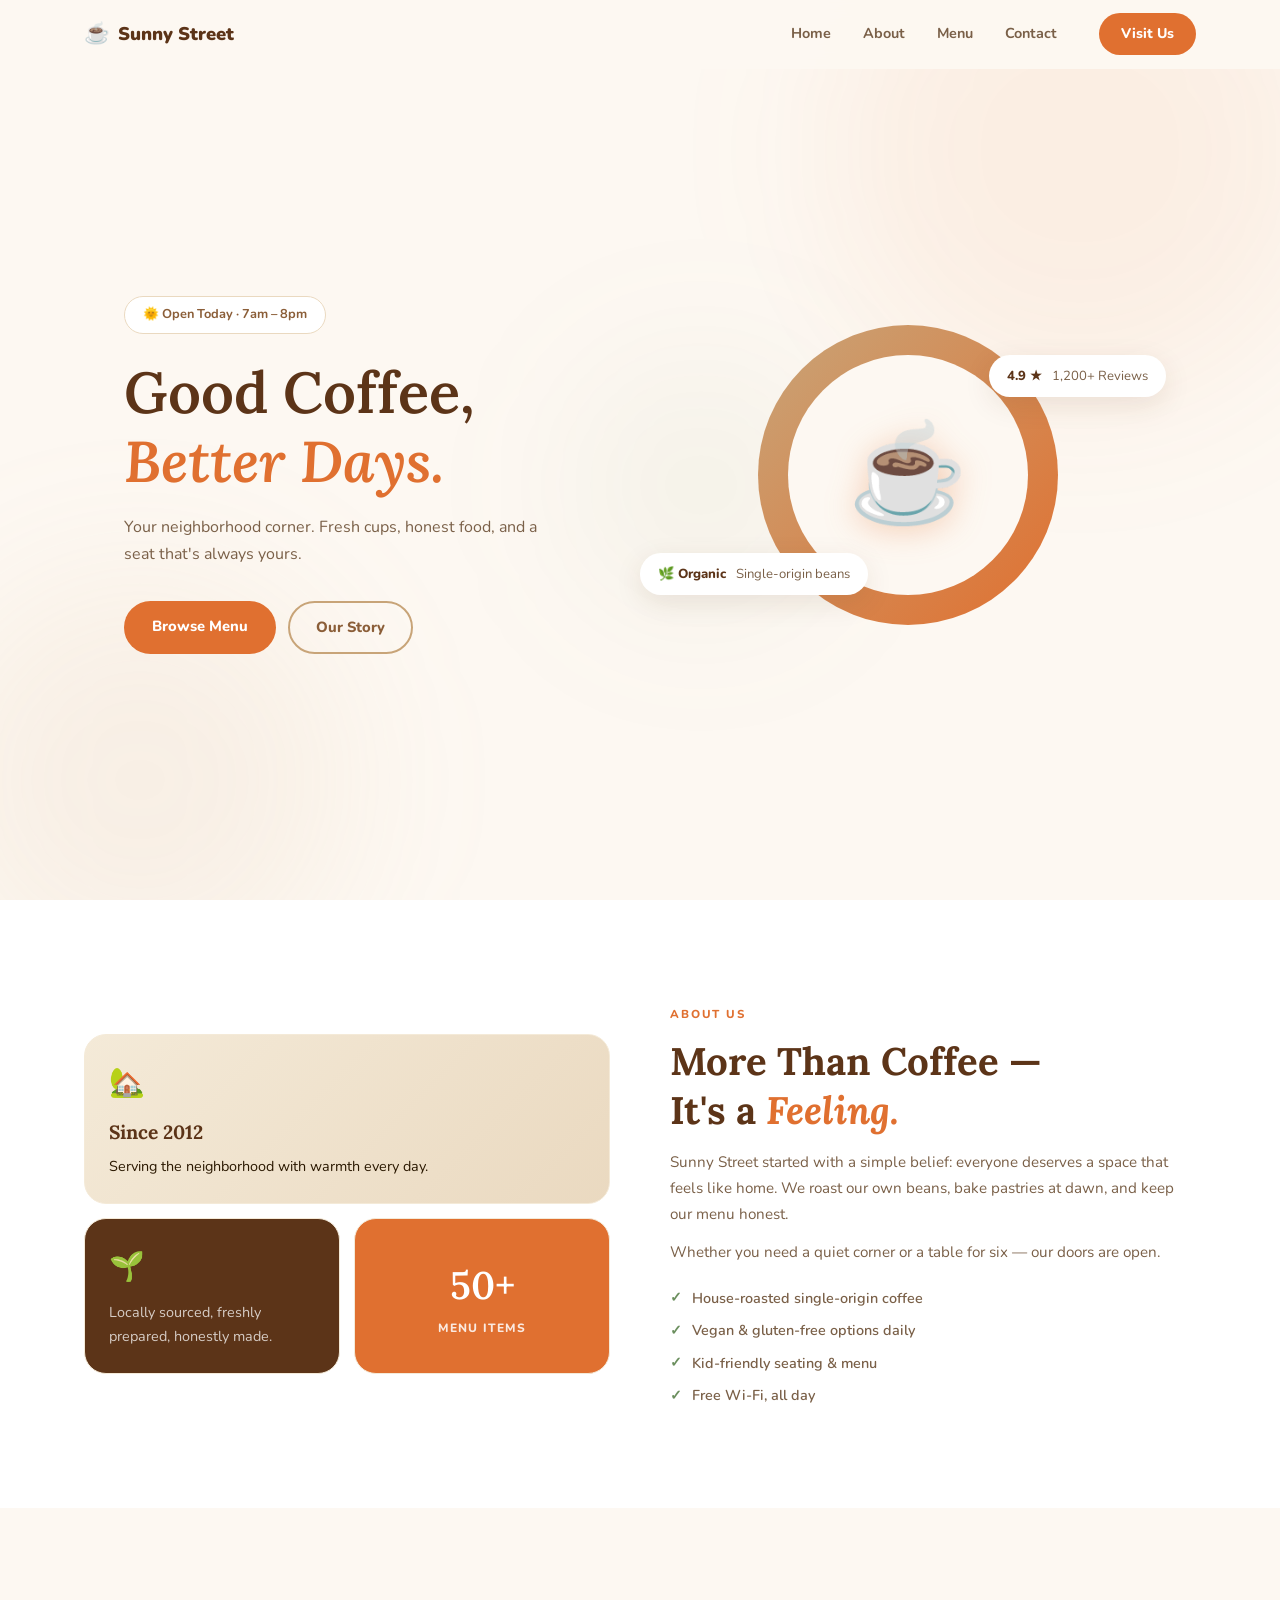
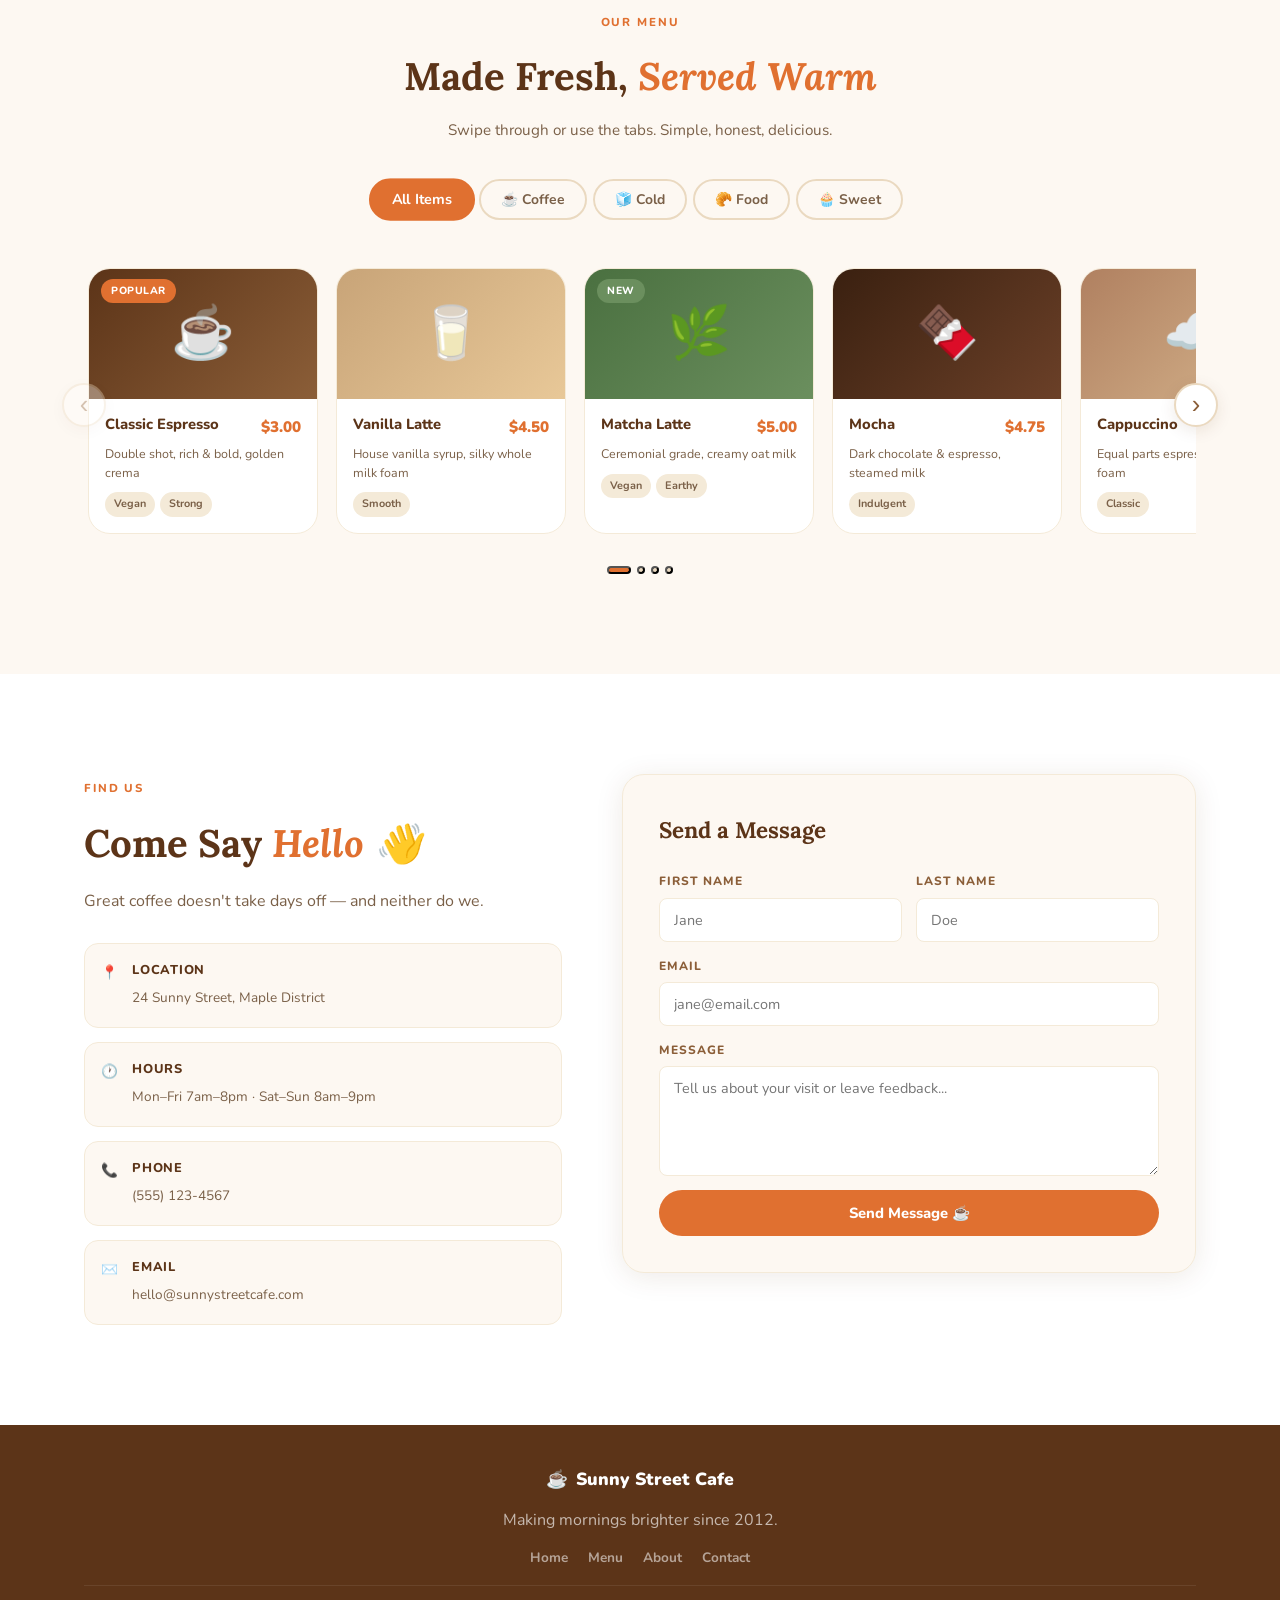
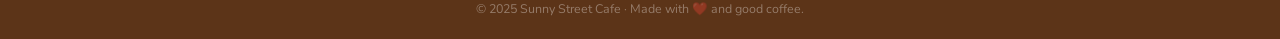
<file: cafe2/index.html>
<!DOCTYPE html>
<html lang="en">
<head>
  <meta charset="UTF-8"/>
  <meta name="viewport" content="width=device-width, initial-scale=1.0"/>
  <title>Sunny Street Cafe</title>
  <link rel="stylesheet" href="style.css"/>
  <link href="https://fonts.googleapis.com/css2?family=Nunito:wght@300;400;600;700;800;900&family=Lora:ital,wght@0,400;0,600;1,400;1,600&display=swap" rel="stylesheet"/>
</head>
<body>

  <!-- NAVBAR -->
  <nav class="navbar" id="navbar">
    <div class="nav-wrap">
      <a href="#home" class="nav-logo">
        <span class="logo-cup">☕</span>
        <span>Sunny Street</span>
      </a>
      <ul class="nav-links" id="navLinks">
        <li><a href="#home">Home</a></li>
        <li><a href="#about">About</a></li>
        <li><a href="#menu">Menu</a></li>
        <li><a href="#contact">Contact</a></li>
      </ul>
      <a href="#contact" class="nav-cta">Visit Us</a>
      <button class="burger" id="burger" aria-label="Menu">
        <span></span><span></span><span></span>
      </button>
    </div>
  </nav>

  <!-- HERO -->
  <section class="hero" id="home">
    <div class="hero-shapes">
      <div class="shape s1"></div>
      <div class="shape s2"></div>
      <div class="shape s3"></div>
    </div>
    <div class="hero-content">
      <div class="hero-pill">🌞 Open Today · 7am – 8pm</div>
      <h1>Good Coffee,<br><em>Better Days.</em></h1>
      <p>Your neighborhood corner. Fresh cups, honest food, and a seat that's always yours.</p>
      <div class="hero-btns">
        <a href="#menu" class="btn-primary">Browse Menu</a>
        <a href="#about" class="btn-ghost">Our Story</a>
      </div>
    </div>
    <div class="hero-visual">
      <div class="hero-ring">
        <div class="hero-inner">
          <span class="hero-emoji">☕</span>
        </div>
      </div>
      <div class="hero-chip chip-a">
        <strong>4.9 ★</strong><span>1,200+ Reviews</span>
      </div>
      <div class="hero-chip chip-b">
        <strong>🌿 Organic</strong><span>Single-origin beans</span>
      </div>
    </div>
  </section>

  <!-- ABOUT -->
  <section class="about" id="about">
    <div class="container">
      <div class="about-grid">
        <div class="about-cards">
          <div class="about-card ac-main">
            <span class="ac-icon">🏡</span>
            <h3>Since 2012</h3>
            <p>Serving the neighborhood with warmth every day.</p>
          </div>
          <div class="about-card ac-dark">
            <span class="ac-icon">🌱</span>
            <p>Locally sourced, freshly prepared, honestly made.</p>
          </div>
          <div class="about-card ac-accent">
            <span class="ac-big">50+</span>
            <span class="ac-label">Menu items</span>
          </div>
        </div>
        <div class="about-body">
          <span class="eyebrow">About Us</span>
          <h2>More Than Coffee —<br>It's a <em>Feeling.</em></h2>
          <p>Sunny Street started with a simple belief: everyone deserves a space that feels like home. We roast our own beans, bake pastries at dawn, and keep our menu honest.</p>
          <p>Whether you need a quiet corner or a table for six — our doors are open.</p>
          <ul class="check-list">
            <li>House-roasted single-origin coffee</li>
            <li>Vegan &amp; gluten-free options daily</li>
            <li>Kid-friendly seating &amp; menu</li>
            <li>Free Wi-Fi, all day</li>
          </ul>
        </div>
      </div>
    </div>
  </section>

  <!-- MENU — HORIZONTAL SCROLL CARDS WITH CATEGORY TABS -->
  <section class="menu" id="menu">
    <div class="container">
      <div class="menu-header">
        <span class="eyebrow">Our Menu</span>
        <h2>Made Fresh, <em>Served Warm</em></h2>
        <p class="menu-sub">Swipe through or use the tabs. Simple, honest, delicious.</p>
      </div>

      <!-- Category Tabs -->
      <div class="cat-tabs" id="catTabs">
        <button class="cat-tab active" data-cat="all">All Items</button>
        <button class="cat-tab" data-cat="coffee">☕ Coffee</button>
        <button class="cat-tab" data-cat="cold">🧊 Cold</button>
        <button class="cat-tab" data-cat="food">🥐 Food</button>
        <button class="cat-tab" data-cat="sweet">🧁 Sweet</button>
        <div class="tab-ink" id="tabInk"></div>
      </div>

      <!-- Scroll Track -->
      <div class="menu-scroll-outer">
        <button class="scroll-arrow arr-left" id="arrLeft" aria-label="Scroll left">‹</button>
        <div class="menu-track-wrap" id="menuTrackWrap">
          <div class="menu-track" id="menuTrack">

            <div class="menu-card" data-cat="coffee">
              <div class="mc-top coffee-bg">
                <span class="mc-emoji">☕</span>
                <span class="mc-badge">Popular</span>
              </div>
              <div class="mc-body">
                <div class="mc-name-row">
                  <h4>Classic Espresso</h4>
                  <span class="mc-price">$3.00</span>
                </div>
                <p>Double shot, rich &amp; bold, golden crema</p>
                <div class="mc-tags"><span>Vegan</span><span>Strong</span></div>
              </div>
            </div>

            <div class="menu-card" data-cat="coffee">
              <div class="mc-top latte-bg">
                <span class="mc-emoji">🥛</span>
              </div>
              <div class="mc-body">
                <div class="mc-name-row">
                  <h4>Vanilla Latte</h4>
                  <span class="mc-price">$4.50</span>
                </div>
                <p>House vanilla syrup, silky whole milk foam</p>
                <div class="mc-tags"><span>Smooth</span></div>
              </div>
            </div>

            <div class="menu-card" data-cat="coffee">
              <div class="mc-top matcha-bg">
                <span class="mc-emoji">🌿</span>
                <span class="mc-badge new">New</span>
              </div>
              <div class="mc-body">
                <div class="mc-name-row">
                  <h4>Matcha Latte</h4>
                  <span class="mc-price">$5.00</span>
                </div>
                <p>Ceremonial grade, creamy oat milk</p>
                <div class="mc-tags"><span>Vegan</span><span>Earthy</span></div>
              </div>
            </div>

            <div class="menu-card" data-cat="coffee">
              <div class="mc-top mocha-bg">
                <span class="mc-emoji">🍫</span>
              </div>
              <div class="mc-body">
                <div class="mc-name-row">
                  <h4>Mocha</h4>
                  <span class="mc-price">$4.75</span>
                </div>
                <p>Dark chocolate &amp; espresso, steamed milk</p>
                <div class="mc-tags"><span>Indulgent</span></div>
              </div>
            </div>

            <div class="menu-card" data-cat="coffee">
              <div class="mc-top capp-bg">
                <span class="mc-emoji">☁️</span>
              </div>
              <div class="mc-body">
                <div class="mc-name-row">
                  <h4>Cappuccino</h4>
                  <span class="mc-price">$3.75</span>
                </div>
                <p>Equal parts espresso, milk, and foam</p>
                <div class="mc-tags"><span>Classic</span></div>
              </div>
            </div>

            <div class="menu-card" data-cat="cold">
              <div class="mc-top cold-bg">
                <span class="mc-emoji">🧊</span>
                <span class="mc-badge">Popular</span>
              </div>
              <div class="mc-body">
                <div class="mc-name-row">
                  <h4>Iced Americano</h4>
                  <span class="mc-price">$3.75</span>
                </div>
                <p>Bold espresso over ice, refreshing finish</p>
                <div class="mc-tags"><span>Vegan</span><span>Bold</span></div>
              </div>
            </div>

            <div class="menu-card" data-cat="cold">
              <div class="mc-top brew-bg">
                <span class="mc-emoji">🥤</span>
              </div>
              <div class="mc-body">
                <div class="mc-name-row">
                  <h4>Cold Brew</h4>
                  <span class="mc-price">$4.50</span>
                </div>
                <p>12-hour steep, smooth &amp; incredibly clean</p>
                <div class="mc-tags"><span>Smooth</span></div>
              </div>
            </div>

            <div class="menu-card" data-cat="cold">
              <div class="mc-top berry-bg">
                <span class="mc-emoji">🍓</span>
              </div>
              <div class="mc-body">
                <div class="mc-name-row">
                  <h4>Berry Smoothie</h4>
                  <span class="mc-price">$6.50</span>
                </div>
                <p>Mixed berries, banana, almond milk blend</p>
                <div class="mc-tags"><span>Vegan</span><span>Fresh</span></div>
              </div>
            </div>

            <div class="menu-card" data-cat="cold">
              <div class="mc-top lemon-bg">
                <span class="mc-emoji">🍋</span>
              </div>
              <div class="mc-body">
                <div class="mc-name-row">
                  <h4>House Lemonade</h4>
                  <span class="mc-price">$4.00</span>
                </div>
                <p>Fresh-squeezed with house mint syrup</p>
                <div class="mc-tags"><span>Refreshing</span></div>
              </div>
            </div>

            <div class="menu-card" data-cat="food">
              <div class="mc-top avo-bg">
                <span class="mc-emoji">🥑</span>
                <span class="mc-badge">Popular</span>
              </div>
              <div class="mc-body">
                <div class="mc-name-row">
                  <h4>Avocado Toast</h4>
                  <span class="mc-price">$9.50</span>
                </div>
                <p>Sourdough, poached egg, chili flakes</p>
                <div class="mc-tags"><span>Vegan opt.</span></div>
              </div>
            </div>

            <div class="menu-card" data-cat="food">
              <div class="mc-top pancake-bg">
                <span class="mc-emoji">🥞</span>
              </div>
              <div class="mc-body">
                <div class="mc-name-row">
                  <h4>Pancake Stack</h4>
                  <span class="mc-price">$8.00</span>
                </div>
                <p>Fluffy, maple syrup, whipped butter</p>
                <div class="mc-tags"><span>Weekend fave</span></div>
              </div>
            </div>

            <div class="menu-card" data-cat="food">
              <div class="mc-top grain-bg">
                <span class="mc-emoji">🥗</span>
              </div>
              <div class="mc-body">
                <div class="mc-name-row">
                  <h4>Grain Bowl</h4>
                  <span class="mc-price">$11.00</span>
                </div>
                <p>Quinoa, roasted veg, tahini dressing</p>
                <div class="mc-tags"><span>Vegan</span><span>Filling</span></div>
              </div>
            </div>

            <div class="menu-card" data-cat="sweet">
              <div class="mc-top croiss-bg">
                <span class="mc-emoji">🥐</span>
                <span class="mc-badge">Baked Daily</span>
              </div>
              <div class="mc-body">
                <div class="mc-name-row">
                  <h4>Butter Croissant</h4>
                  <span class="mc-price">$3.50</span>
                </div>
                <p>Flaky, golden, French-style lamination</p>
                <div class="mc-tags"><span>Bakery</span></div>
              </div>
            </div>

            <div class="menu-card" data-cat="sweet">
              <div class="mc-top muffin-bg">
                <span class="mc-emoji">🧁</span>
              </div>
              <div class="mc-body">
                <div class="mc-name-row">
                  <h4>Blueberry Muffin</h4>
                  <span class="mc-price">$3.25</span>
                </div>
                <p>Bursting with fresh blueberries, lemon zest</p>
                <div class="mc-tags"><span>Bakery</span></div>
              </div>
            </div>

            <div class="menu-card" data-cat="sweet">
              <div class="mc-top cookie-bg">
                <span class="mc-emoji">🍪</span>
              </div>
              <div class="mc-body">
                <div class="mc-name-row">
                  <h4>Choc Chip Cookie</h4>
                  <span class="mc-price">$2.75</span>
                </div>
                <p>Warm, gooey, dark chocolate chunks</p>
                <div class="mc-tags"><span>Indulgent</span></div>
              </div>
            </div>

          </div>
        </div>
        <button class="scroll-arrow arr-right" id="arrRight" aria-label="Scroll right">›</button>
      </div>

      <!-- Dot indicators -->
      <div class="scroll-dots" id="scrollDots"></div>

    </div>
  </section>

  <!-- CONTACT -->
  <section class="contact" id="contact">
    <div class="container">
      <div class="contact-grid">
        <div class="contact-left">
          <span class="eyebrow">Find Us</span>
          <h2>Come Say <em>Hello 👋</em></h2>
          <p>Great coffee doesn't take days off — and neither do we.</p>
          <div class="info-list">
            <div class="info-row">
              <span class="info-icon">📍</span>
              <div><strong>Location</strong><span>24 Sunny Street, Maple District</span></div>
            </div>
            <div class="info-row">
              <span class="info-icon">🕐</span>
              <div><strong>Hours</strong><span>Mon–Fri 7am–8pm · Sat–Sun 8am–9pm</span></div>
            </div>
            <div class="info-row">
              <span class="info-icon">📞</span>
              <div><strong>Phone</strong><span>(555) 123-4567</span></div>
            </div>
            <div class="info-row">
              <span class="info-icon">✉️</span>
              <div><strong>Email</strong><span>hello@sunnystreetcafe.com</span></div>
            </div>
          </div>
        </div>
        <div class="contact-form-box">
          <h3>Send a Message</h3>
          <form id="contactForm">
            <div class="form-row">
              <div class="f-group"><label>First Name</label><input type="text" placeholder="Jane"/></div>
              <div class="f-group"><label>Last Name</label><input type="text" placeholder="Doe"/></div>
            </div>
            <div class="f-group"><label>Email</label><input type="email" placeholder="jane@email.com"/></div>
            <div class="f-group"><label>Message</label><textarea placeholder="Tell us about your visit or leave feedback..."></textarea></div>
            <button type="submit" class="btn-primary full">Send Message ☕</button>
          </form>
        </div>
      </div>
    </div>
  </section>

  <!-- FOOTER -->
  <footer class="footer">
    <div class="container footer-inner">
      <div class="footer-brand">
        <span>☕</span><span>Sunny Street Cafe</span>
      </div>
      <p>Making mornings brighter since 2012.</p>
      <nav class="footer-links">
        <a href="#home">Home</a>
        <a href="#menu">Menu</a>
        <a href="#about">About</a>
        <a href="#contact">Contact</a>
      </nav>
      <p class="footer-copy">© 2025 Sunny Street Cafe · Made with ❤️ and good coffee.</p>
    </div>
  </footer>

  <script src="script.js"></script>
</body>
</html>
</file>
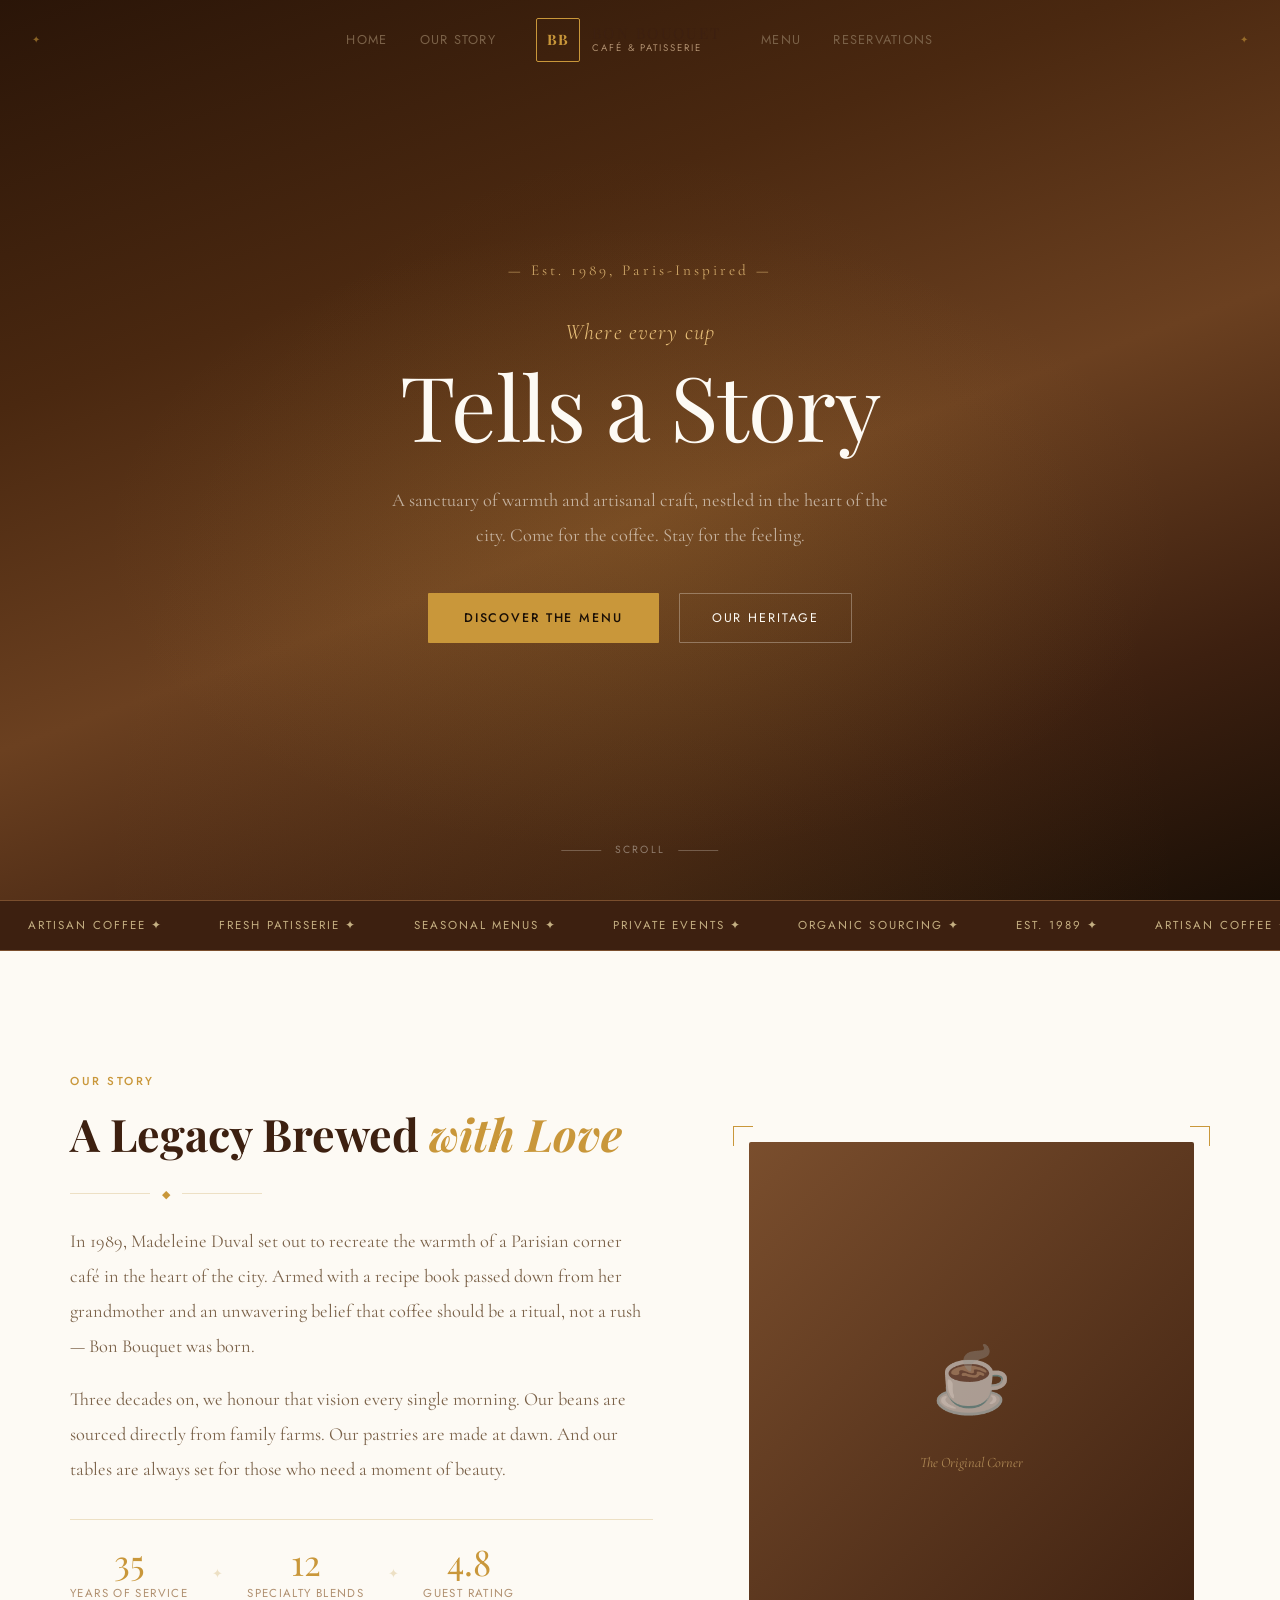
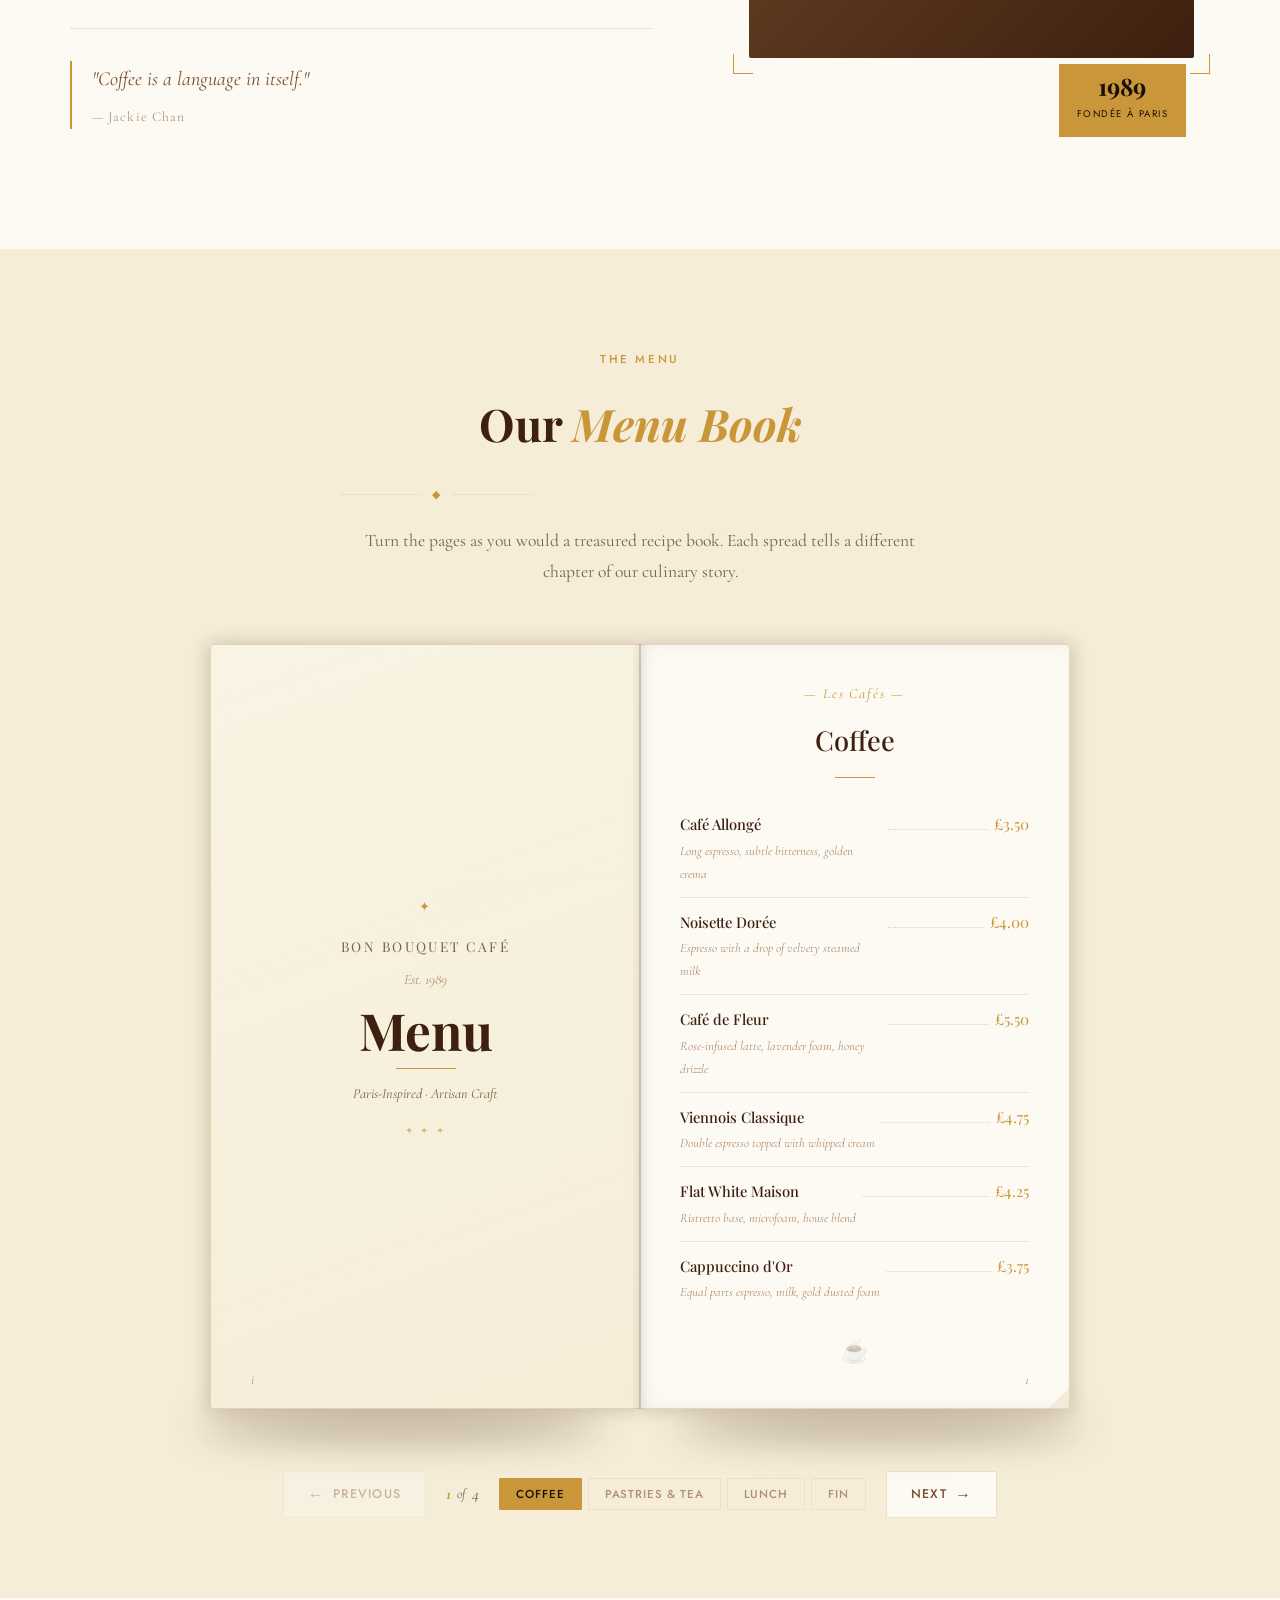
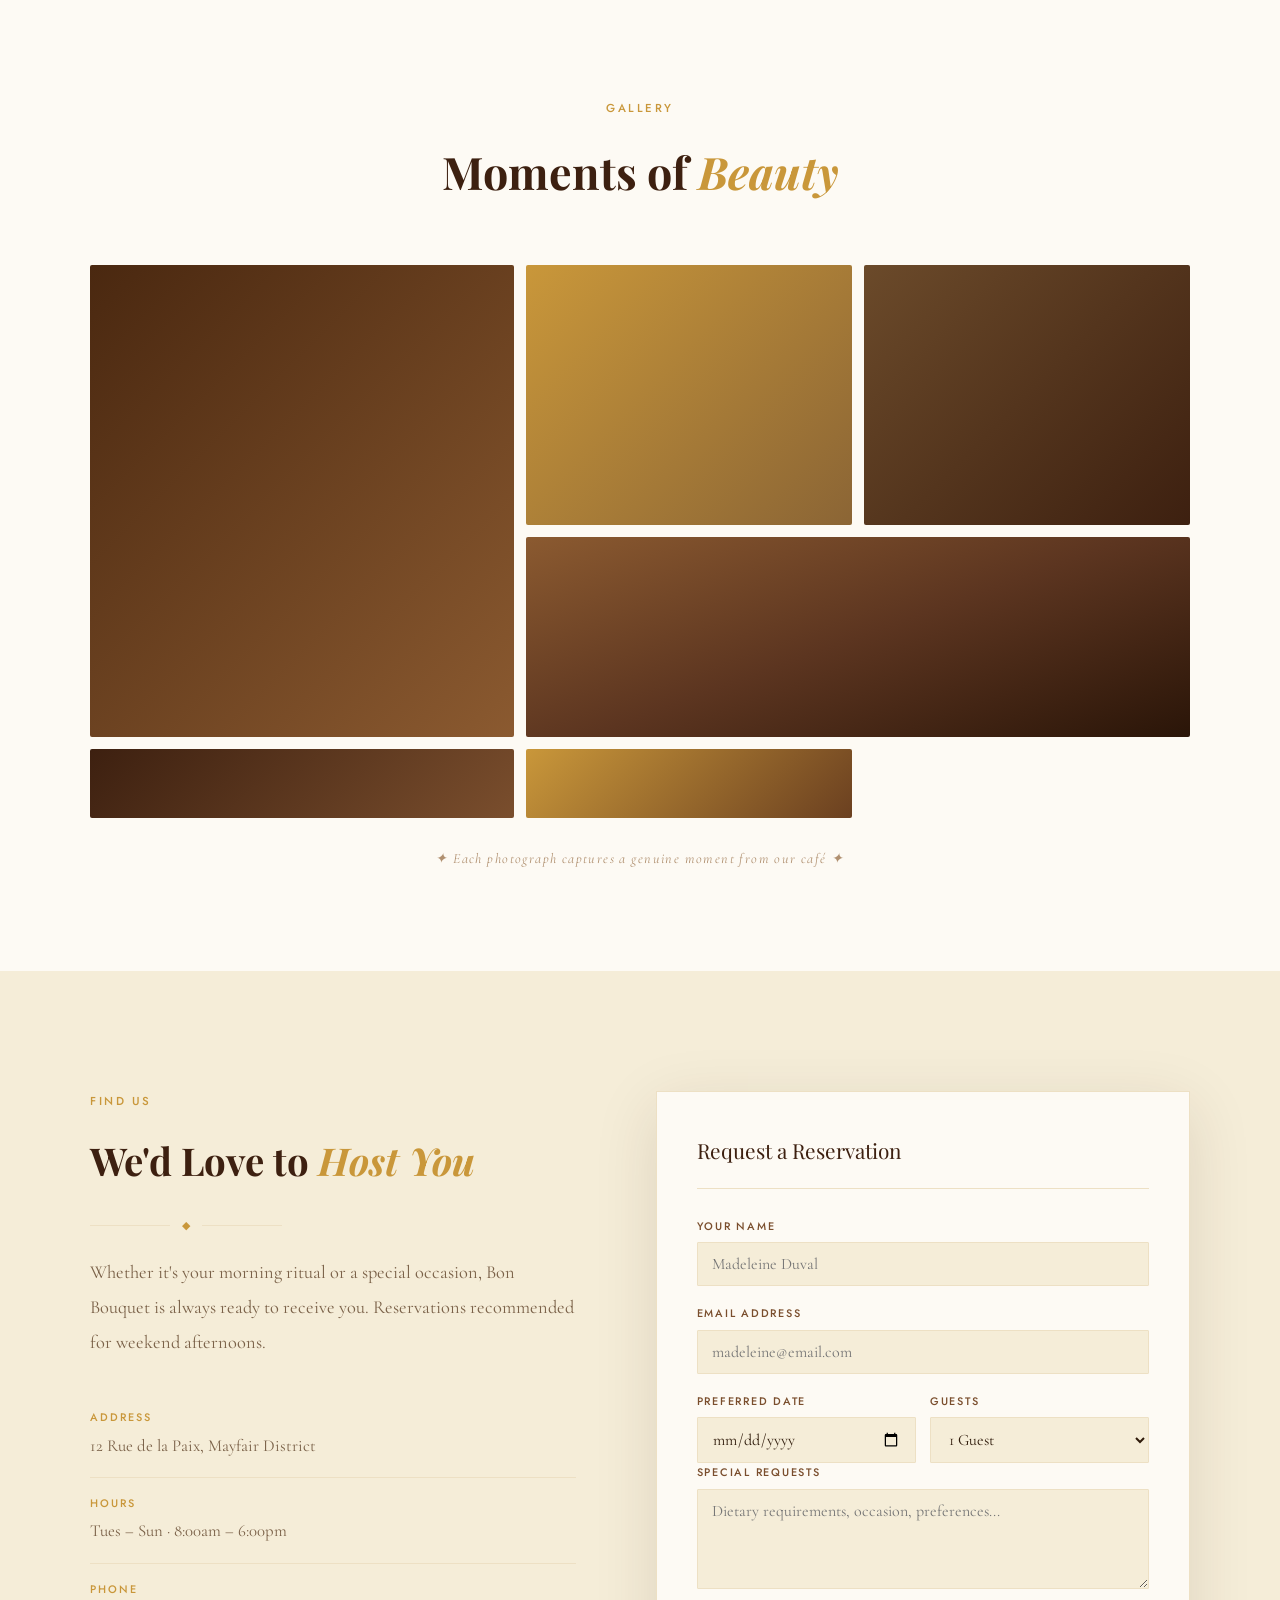
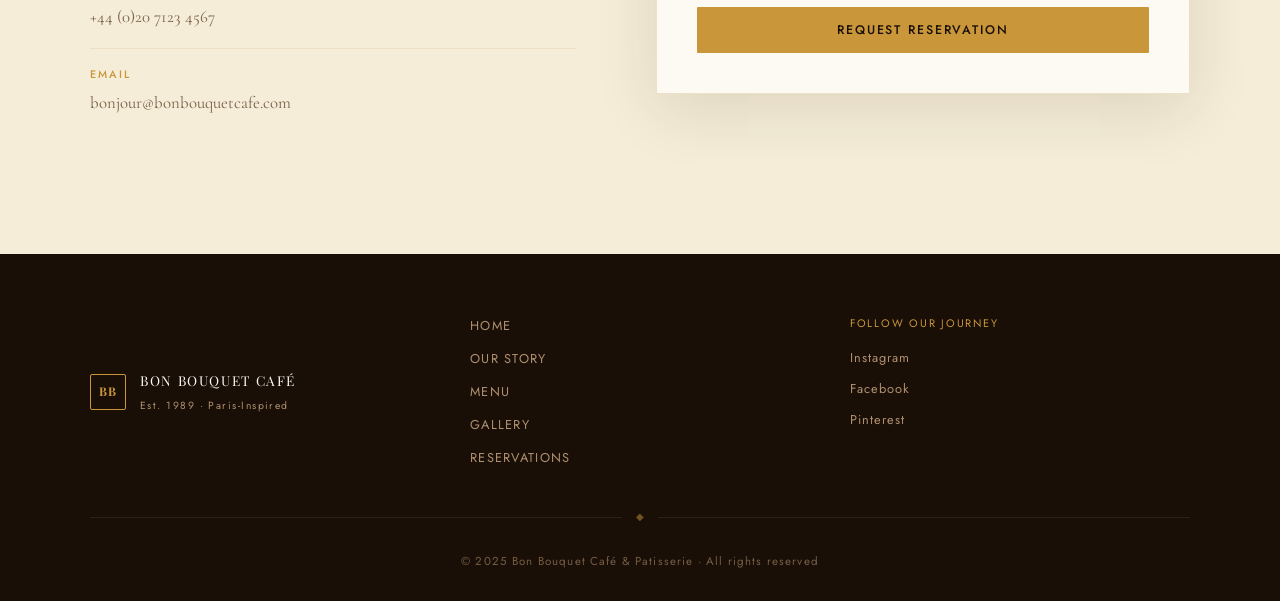
<file: cafe3/index.html>
<!DOCTYPE html>
<html lang="en">
<head>
  <meta charset="UTF-8"/>
  <meta name="viewport" content="width=device-width, initial-scale=1.0"/>
  <title>Bon Bouquet Café</title>
  <link rel="stylesheet" href="style.css"/>
  <link href="https://fonts.googleapis.com/css2?family=Playfair+Display:ital,wght@0,400;0,500;0,700;1,400;1,500&family=Cormorant+Garamond:ital,wght@0,300;0,400;0,500;1,300;1,400&family=Jost:wght@300;400;500&display=swap" rel="stylesheet"/>
</head>
<body>

  <!-- NAVBAR -->
  <nav class="navbar" id="navbar">
    <div class="nav-ornament">✦</div>
    <div class="nav-container">
      <div class="nav-left">
        <a href="#home">Home</a>
        <a href="#about">Our Story</a>
      </div>
      <div class="nav-logo">
        <div class="logo-mark">BB</div>
        <div class="logo-name">
          <span>BON BOUQUET</span>
          <span class="logo-sub">CAFÉ &amp; PATISSERIE</span>
        </div>
      </div>
      <div class="nav-right">
        <a href="#menu">Menu</a>
        <a href="#contact">Reservations</a>
      </div>
    </div>
    <div class="nav-ornament">✦</div>
  </nav>

  <!-- HERO -->
  <section class="hero" id="home">
    <div class="hero-overlay"></div>
    <div class="hero-content">
      <p class="hero-tagline">— Est. 1989, Paris-Inspired —</p>
      <h1>
        <span class="h1-small">Where every cup</span>
        <span class="h1-large">Tells a Story</span>
      </h1>
      <p class="hero-desc">A sanctuary of warmth and artisanal craft, nestled in the heart of the city. Come for the coffee. Stay for the feeling.</p>
      <div class="hero-actions">
        <a href="#menu" class="btn-gold">Discover the Menu</a>
        <a href="#about" class="btn-ghost">Our Heritage</a>
      </div>
    </div>
    <div class="hero-scroll">
      <div class="scroll-line"></div>
      <span>Scroll</span>
      <div class="scroll-line"></div>
    </div>
  </section>

  <!-- MARQUEE -->
  <div class="marquee-strip">
    <div class="marquee-track">
      <span>Artisan Coffee ✦</span><span>Fresh Patisserie ✦</span><span>Seasonal Menus ✦</span><span>Private Events ✦</span><span>Organic Sourcing ✦</span><span>Est. 1989 ✦</span>
      <span>Artisan Coffee ✦</span><span>Fresh Patisserie ✦</span><span>Seasonal Menus ✦</span><span>Private Events ✦</span><span>Organic Sourcing ✦</span><span>Est. 1989 ✦</span>
    </div>
  </div>

  <!-- ABOUT -->
  <section class="about" id="about">
    <div class="about-container">
      <div class="about-text">
        <p class="eyebrow">Our Story</p>
        <h2>A Legacy Brewed <em>with Love</em></h2>
        <div class="story-divider"><span></span><span class="diamond">◆</span><span></span></div>
        <p class="body-text">In 1989, Madeleine Duval set out to recreate the warmth of a Parisian corner café in the heart of the city. Armed with a recipe book passed down from her grandmother and an unwavering belief that coffee should be a ritual, not a rush — Bon Bouquet was born.</p>
        <p class="body-text">Three decades on, we honour that vision every single morning. Our beans are sourced directly from family farms. Our pastries are made at dawn. And our tables are always set for those who need a moment of beauty.</p>
        <div class="about-values">
          <div class="val-item"><span class="val-num">35</span><span class="val-label">Years of Service</span></div>
          <div class="val-sep">✦</div>
          <div class="val-item"><span class="val-num">12</span><span class="val-label">Specialty Blends</span></div>
          <div class="val-sep">✦</div>
          <div class="val-item"><span class="val-num">4.8</span><span class="val-label">Guest Rating</span></div>
        </div>
        <blockquote>"Coffee is a language in itself."<cite>— Jackie Chan</cite></blockquote>
      </div>
      <div class="about-visual">
        <div class="about-img-frame">
          <div class="about-img-inner">
            <div class="about-placeholder">
              <span class="about-coffee-icon">☕</span>
              <span>The Original Corner</span>
            </div>
          </div>
          <div class="frame-corner tl"></div>
          <div class="frame-corner tr"></div>
          <div class="frame-corner bl"></div>
          <div class="frame-corner br"></div>
        </div>
        <div class="about-tag">
          <span class="tag-year">1989</span>
          <span class="tag-label">Fondée à Paris</span>
        </div>
      </div>
    </div>
  </section>

  <!-- ═══════════════════════════════════════════════
       MENU — LUXURY BOOK FLIP
  ═══════════════════════════════════════════════ -->
  <section class="menu" id="menu">
    <div class="menu-header">
      <p class="eyebrow">The Menu</p>
      <h2>Our <em>Menu Book</em></h2>
      <div class="story-divider"><span></span><span class="diamond">◆</span><span></span></div>
      <p class="header-desc">Turn the pages as you would a treasured recipe book. Each spread tells a different chapter of our culinary story.</p>
    </div>

    <!-- BOOK WRAPPER -->
    <div class="book-scene" id="bookScene">

      <!-- Left Shadow / Gutter -->
      <div class="book-shadow-left"></div>
      <div class="book-shadow-right"></div>

      <!-- THE BOOK -->
      <div class="book" id="book">

        <!-- ── SPREAD 1: Cover / Coffee ── -->
        <div class="book-spread active" data-spread="0">
          <!-- Left Page — decorative cover-back -->
          <div class="book-page page-left cover-left">
            <div class="page-inner">
              <div class="cover-ornament">✦</div>
              <div class="cover-subtitle">Bon Bouquet Café</div>
              <div class="cover-year">Est. 1989</div>
              <div class="cover-bigtext">Menu</div>
              <div class="cover-rule"></div>
              <p class="cover-tagline">Paris-Inspired · Artisan Craft</p>
              <div class="cover-ornament small">✦ ✦ ✦</div>
              <div class="page-number left">i</div>
            </div>
          </div>
          <!-- Right Page — Coffee -->
          <div class="book-page page-right">
            <div class="page-inner">
              <div class="page-chapter">— Les Cafés —</div>
              <h3 class="page-title">Coffee</h3>
              <div class="page-rule"></div>
              <div class="book-menu-list">
                <div class="book-item">
                  <div class="bi-left">
                    <h4>Café Allongé</h4>
                    <p>Long espresso, subtle bitterness, golden crema</p>
                  </div>
                  <div class="bi-dots"></div>
                  <span class="bi-price">£3.50</span>
                </div>
                <div class="book-item">
                  <div class="bi-left">
                    <h4>Noisette Dorée</h4>
                    <p>Espresso with a drop of velvety steamed milk</p>
                  </div>
                  <div class="bi-dots"></div>
                  <span class="bi-price">£4.00</span>
                </div>
                <div class="book-item">
                  <div class="bi-left">
                    <h4>Café de Fleur</h4>
                    <p>Rose-infused latte, lavender foam, honey drizzle</p>
                  </div>
                  <div class="bi-dots"></div>
                  <span class="bi-price">£5.50</span>
                </div>
                <div class="book-item">
                  <div class="bi-left">
                    <h4>Viennois Classique</h4>
                    <p>Double espresso topped with whipped cream</p>
                  </div>
                  <div class="bi-dots"></div>
                  <span class="bi-price">£4.75</span>
                </div>
                <div class="book-item">
                  <div class="bi-left">
                    <h4>Flat White Maison</h4>
                    <p>Ristretto base, microfoam, house blend</p>
                  </div>
                  <div class="bi-dots"></div>
                  <span class="bi-price">£4.25</span>
                </div>
                <div class="book-item">
                  <div class="bi-left">
                    <h4>Cappuccino d'Or</h4>
                    <p>Equal parts espresso, milk, gold dusted foam</p>
                  </div>
                  <div class="bi-dots"></div>
                  <span class="bi-price">£3.75</span>
                </div>
              </div>
              <div class="page-flourish">☕</div>
              <div class="page-number right">1</div>
            </div>
          </div>
        </div>

        <!-- ── SPREAD 2: Patisserie / Teas ── -->
        <div class="book-spread" data-spread="1">
          <!-- Left Page — Patisserie -->
          <div class="book-page page-left">
            <div class="page-inner">
              <div class="page-chapter">— La Patisserie —</div>
              <h3 class="page-title">Pastries</h3>
              <div class="page-rule"></div>
              <div class="book-menu-list">
                <div class="book-item">
                  <div class="bi-left">
                    <h4>Croissant au Beurre</h4>
                    <p>Flaky, laminated, baked to golden perfection</p>
                  </div>
                  <div class="bi-dots"></div>
                  <span class="bi-price">£3.80</span>
                </div>
                <div class="book-item">
                  <div class="bi-left">
                    <h4>Tarte Citron Meringuée</h4>
                    <p>Brûléed Italian meringue, sharp lemon curd</p>
                  </div>
                  <div class="bi-dots"></div>
                  <span class="bi-price">£6.50</span>
                </div>
                <div class="book-item">
                  <div class="bi-left">
                    <h4>Mille-Feuille Vanille</h4>
                    <p>Puff pastry, Madagascar vanilla cream</p>
                  </div>
                  <div class="bi-dots"></div>
                  <span class="bi-price">£7.00</span>
                </div>
                <div class="book-item">
                  <div class="bi-left">
                    <h4>Éclair au Chocolat</h4>
                    <p>Dark Valrhona ganache, choux shell</p>
                  </div>
                  <div class="bi-dots"></div>
                  <span class="bi-price">£5.75</span>
                </div>
                <div class="book-item">
                  <div class="bi-left">
                    <h4>Macaron Parisien</h4>
                    <p>Seasonal flavour, fine almond shell</p>
                  </div>
                  <div class="bi-dots"></div>
                  <span class="bi-price">£2.50</span>
                </div>
              </div>
              <div class="page-flourish">🥐</div>
              <div class="page-number left">2</div>
            </div>
          </div>
          <!-- Right Page — Teas -->
          <div class="book-page page-right">
            <div class="page-inner">
              <div class="page-chapter">— Thés &amp; Infusions —</div>
              <h3 class="page-title">Teas</h3>
              <div class="page-rule"></div>
              <div class="book-menu-list">
                <div class="book-item">
                  <div class="bi-left">
                    <h4>Darjeeling Premier Flush</h4>
                    <p>First harvest, light muscatel, delicate finish</p>
                  </div>
                  <div class="bi-dots"></div>
                  <span class="bi-price">£4.25</span>
                </div>
                <div class="book-item">
                  <div class="bi-left">
                    <h4>Tisane de Fleurs</h4>
                    <p>Chamomile, hibiscus, elderflower, rose</p>
                  </div>
                  <div class="bi-dots"></div>
                  <span class="bi-price">£3.75</span>
                </div>
                <div class="book-item">
                  <div class="bi-left">
                    <h4>Chai Épicé Maison</h4>
                    <p>House-spiced black tea, warm milk, cardamom</p>
                  </div>
                  <div class="bi-dots"></div>
                  <span class="bi-price">£4.50</span>
                </div>
                <div class="book-item">
                  <div class="bi-left">
                    <h4>Matcha Cérémonie</h4>
                    <p>Ceremonial grade, whisked, served traditional</p>
                  </div>
                  <div class="bi-dots"></div>
                  <span class="bi-price">£5.25</span>
                </div>
                <div class="book-item">
                  <div class="bi-left">
                    <h4>Earl Grey Classique</h4>
                    <p>Bergamot infused, served with lemon</p>
                  </div>
                  <div class="bi-dots"></div>
                  <span class="bi-price">£3.50</span>
                </div>
              </div>
              <div class="page-flourish">🌸</div>
              <div class="page-number right">3</div>
            </div>
          </div>
        </div>

        <!-- ── SPREAD 3: Lunch / Seasonal ── -->
        <div class="book-spread" data-spread="2">
          <!-- Left Page — Lunch -->
          <div class="book-page page-left">
            <div class="page-inner">
              <div class="page-chapter">— Le Déjeuner —</div>
              <h3 class="page-title">Lunch</h3>
              <div class="page-rule"></div>
              <div class="book-menu-list">
                <div class="book-item">
                  <div class="bi-left">
                    <h4>Tartine d'Avocat</h4>
                    <p>Sourdough, smashed avocado, microgreens</p>
                  </div>
                  <div class="bi-dots"></div>
                  <span class="bi-price">£9.00</span>
                </div>
                <div class="book-item">
                  <div class="bi-left">
                    <h4>Croque-Monsieur Maison</h4>
                    <p>Aged ham, Gruyère béchamel, country bread</p>
                  </div>
                  <div class="bi-dots"></div>
                  <span class="bi-price">£11.50</span>
                </div>
                <div class="book-item">
                  <div class="bi-left">
                    <h4>Salade Niçoise</h4>
                    <p>Tuna, olives, haricots verts, quail egg</p>
                  </div>
                  <div class="bi-dots"></div>
                  <span class="bi-price">£13.00</span>
                </div>
                <div class="book-item">
                  <div class="bi-left">
                    <h4>Quiche Lorraine</h4>
                    <p>Lardons, Gruyère, house pastry shell</p>
                  </div>
                  <div class="bi-dots"></div>
                  <span class="bi-price">£10.00</span>
                </div>
              </div>
              <div class="page-flourish">🥗</div>
              <div class="page-number left">4</div>
            </div>
          </div>
          <!-- Right Page — Seasonal Specials -->
          <div class="book-page page-right seasonal-page">
            <div class="page-inner">
              <div class="page-chapter">— Spécialités —</div>
              <h3 class="page-title">Seasonal</h3>
              <div class="page-rule"></div>
              <p class="page-note">"Our seasonal specials change with the harvest. These are today's offerings — ask your server for details."</p>
              <div class="book-menu-list">
                <div class="book-item">
                  <div class="bi-left">
                    <h4>Tarte Tatin Pomme</h4>
                    <p>Caramelised Bramley, crème fraîche</p>
                  </div>
                  <div class="bi-dots"></div>
                  <span class="bi-price">£8.50</span>
                </div>
                <div class="book-item">
                  <div class="bi-left">
                    <h4>Soupe du Jour</h4>
                    <p>Market vegetables, herbed croutons</p>
                  </div>
                  <div class="bi-dots"></div>
                  <span class="bi-price">£7.00</span>
                </div>
                <div class="book-item">
                  <div class="bi-left">
                    <h4>Gâteau du Mois</h4>
                    <p>Ask your server for today's creation</p>
                  </div>
                  <div class="bi-dots"></div>
                  <span class="bi-price">Market</span>
                </div>
              </div>
              <div class="seasonal-note">✦ Menu changes seasonally ✦</div>
              <div class="page-number right">5</div>
            </div>
          </div>
        </div>

        <!-- ── SPREAD 4: Back cover ── -->
        <div class="book-spread" data-spread="3">
          <!-- Left — Closing note -->
          <div class="book-page page-left closing-page">
            <div class="page-inner closing-inner">
              <div class="closing-ornament">✦</div>
              <h3 class="closing-title">Merci</h3>
              <p class="closing-body">Thank you for dining with us. Every cup, every bite, every visit is a privilege we do not take for granted.</p>
              <div class="closing-sig">— Madeleine &amp; the Bon Bouquet Family</div>
              <div class="closing-rule"></div>
              <p class="closing-info">12 Rue de la Paix · Tues–Sun 8am–6pm</p>
              <div class="page-number left">6</div>
            </div>
          </div>
          <!-- Right — Back cover -->
          <div class="book-page page-right back-cover">
            <div class="page-inner">
              <div class="back-cover-inner">
                <div class="cover-ornament">✦</div>
                <div class="back-logo-mark">BB</div>
                <div class="back-brand">BON BOUQUET</div>
                <div class="back-sub">CAFÉ &amp; PATISSERIE</div>
                <div class="back-rule"></div>
                <p class="back-tagline">Est. 1989 · Paris-Inspired</p>
              </div>
              <div class="page-number right">—</div>
            </div>
          </div>
        </div>

      </div><!-- /.book -->

      <!-- Page-turn flap (animated) -->
      <div class="page-flap" id="pageFlap">
        <div class="flap-front"></div>
        <div class="flap-back"></div>
      </div>

    </div><!-- /.book-scene -->

    <!-- Controls -->
    <div class="book-controls">
      <button class="book-btn" id="prevPage" disabled>
        <span class="btn-arrow">&#8592;</span>
        <span class="btn-label">Previous</span>
      </button>
      <div class="book-progress" id="bookProgress">
        <span class="bp-current" id="bpCurrent">1</span>
        <span class="bp-sep">of</span>
        <span class="bp-total" id="bpTotal">4</span>
      </div>
      <div class="chapter-tabs" id="chapterTabs">
        <button class="ch-tab active" data-spread="0">Coffee</button>
        <button class="ch-tab" data-spread="1">Pastries &amp; Tea</button>
        <button class="ch-tab" data-spread="2">Lunch</button>
        <button class="ch-tab" data-spread="3">Fin</button>
      </div>
      <button class="book-btn" id="nextPage">
        <span class="btn-label">Next</span>
        <span class="btn-arrow">&#8594;</span>
      </button>
    </div>

  </section><!-- /.menu -->

  <!-- GALLERY -->
  <section class="gallery" id="gallery">
    <div class="gallery-header">
      <p class="eyebrow">Gallery</p>
      <h2>Moments of <em>Beauty</em></h2>
    </div>
    <div class="gallery-mosaic">
      <div class="mos-item mos-tall g1"><div class="mos-overlay"><span>The Morning Ritual</span></div></div>
      <div class="mos-item g2"><div class="mos-overlay"><span>Patisserie Corner</span></div></div>
      <div class="mos-item g3"><div class="mos-overlay"><span>Garden Table</span></div></div>
      <div class="mos-item mos-wide g4"><div class="mos-overlay"><span>Sunday Afternoon</span></div></div>
      <div class="mos-item g5"><div class="mos-overlay"><span>The Coffee Bar</span></div></div>
      <div class="mos-item g6"><div class="mos-overlay"><span>Seasonal Blooms</span></div></div>
    </div>
    <div class="gallery-note">✦ Each photograph captures a genuine moment from our café ✦</div>
  </section>

  <!-- CONTACT -->
  <section class="contact" id="contact">
    <div class="contact-wrap">
      <div class="contact-left">
        <p class="eyebrow">Find Us</p>
        <h2>We'd Love to <em>Host You</em></h2>
        <div class="story-divider"><span></span><span class="diamond">◆</span><span></span></div>
        <p class="body-text">Whether it's your morning ritual or a special occasion, Bon Bouquet is always ready to receive you. Reservations recommended for weekend afternoons.</p>
        <div class="info-block">
          <div class="info-row"><span class="info-label">Address</span><span class="info-val">12 Rue de la Paix, Mayfair District</span></div>
          <div class="info-row"><span class="info-label">Hours</span><span class="info-val">Tues – Sun · 8:00am – 6:00pm</span></div>
          <div class="info-row"><span class="info-label">Phone</span><span class="info-val">+44 (0)20 7123 4567</span></div>
          <div class="info-row"><span class="info-label">Email</span><span class="info-val">bonjour@bonbouquetcafe.com</span></div>
        </div>
      </div>
      <div class="contact-right">
        <div class="reservation-box">
          <p class="res-title">Request a Reservation</p>
          <form id="resForm">
            <div class="res-field"><label>Your Name</label><input type="text" placeholder="Madeleine Duval"/></div>
            <div class="res-field"><label>Email Address</label><input type="email" placeholder="madeleine@email.com"/></div>
            <div class="res-row">
              <div class="res-field"><label>Preferred Date</label><input type="date"/></div>
              <div class="res-field"><label>Guests</label>
                <select><option>1 Guest</option><option>2 Guests</option><option>3 – 4 Guests</option><option>5+ Guests</option></select>
              </div>
            </div>
            <div class="res-field"><label>Special Requests</label><textarea placeholder="Dietary requirements, occasion, preferences..."></textarea></div>
            <button type="submit" class="btn-gold full">Request Reservation</button>
          </form>
        </div>
      </div>
    </div>
  </section>

  <!-- FOOTER -->
  <footer class="footer">
    <div class="footer-top">
      <div class="footer-brand">
        <div class="logo-mark sm">BB</div>
        <div><p class="brand-name">BON BOUQUET CAFÉ</p><p class="brand-sub">Est. 1989 · Paris-Inspired</p></div>
      </div>
      <div class="footer-nav">
        <a href="#home">Home</a>
        <a href="#about">Our Story</a>
        <a href="#menu">Menu</a>
        <a href="#gallery">Gallery</a>
        <a href="#contact">Reservations</a>
      </div>
      <div class="footer-social">
        <p>Follow Our Journey</p>
        <div class="social-links"><span>Instagram</span><span>Facebook</span><span>Pinterest</span></div>
      </div>
    </div>
    <div class="footer-divider"><span></span><span class="diamond">◆</span><span></span></div>
    <div class="footer-bottom"><p>© 2025 Bon Bouquet Café &amp; Patisserie · All rights reserved</p></div>
  </footer>

  <script src="script.js"></script>
</body>
</html>
</file>
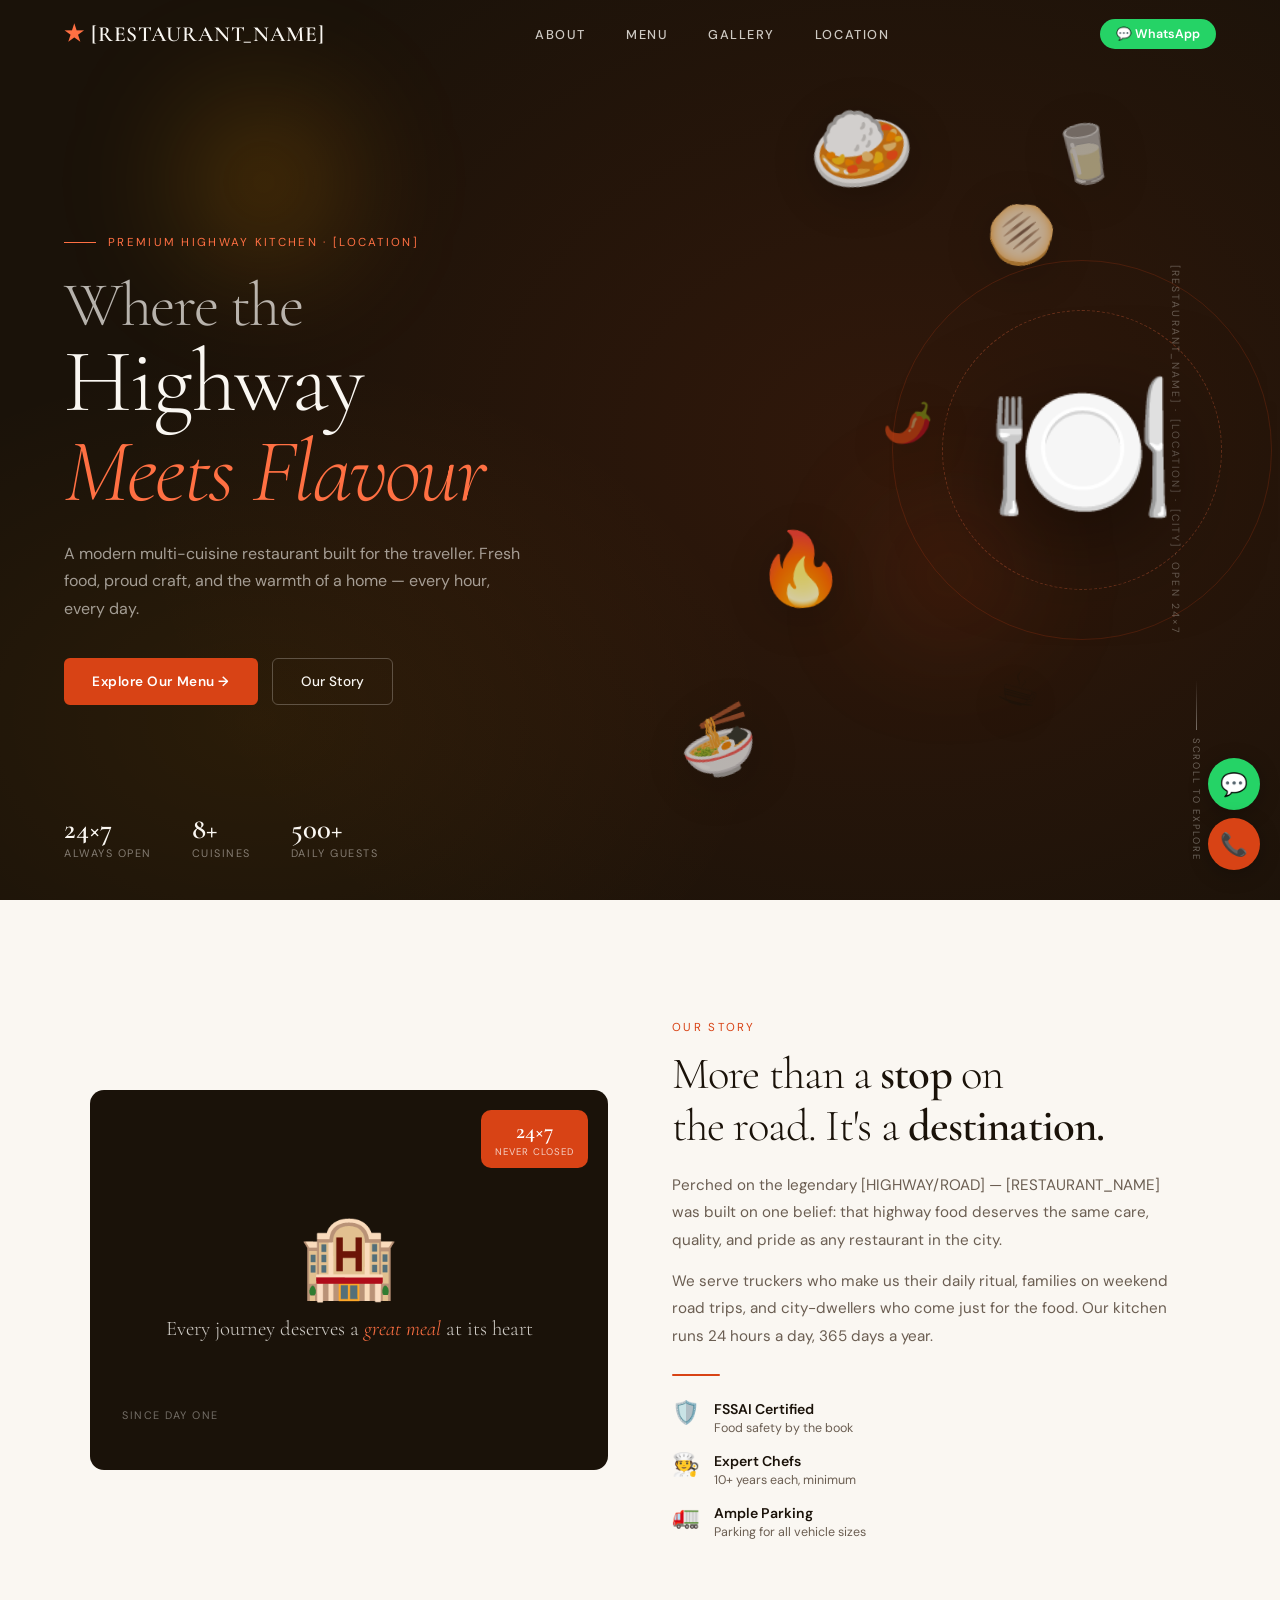
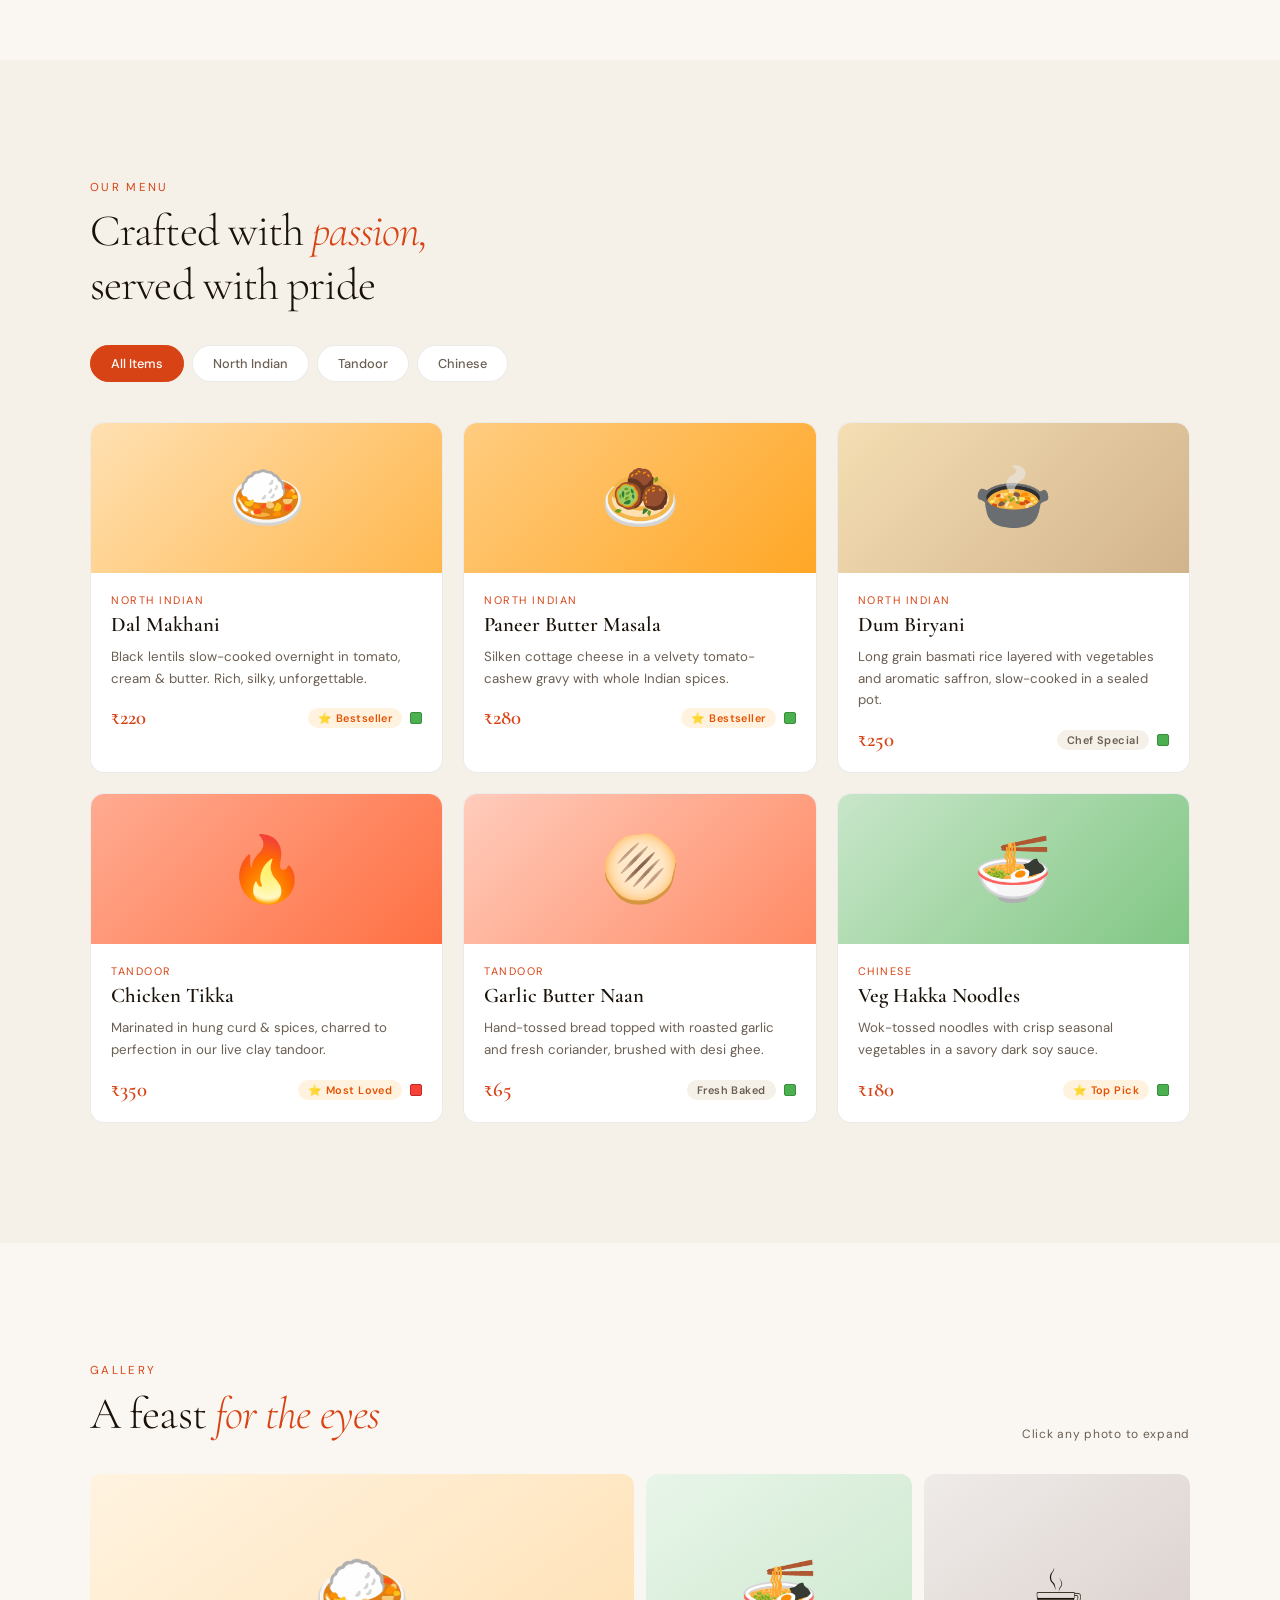
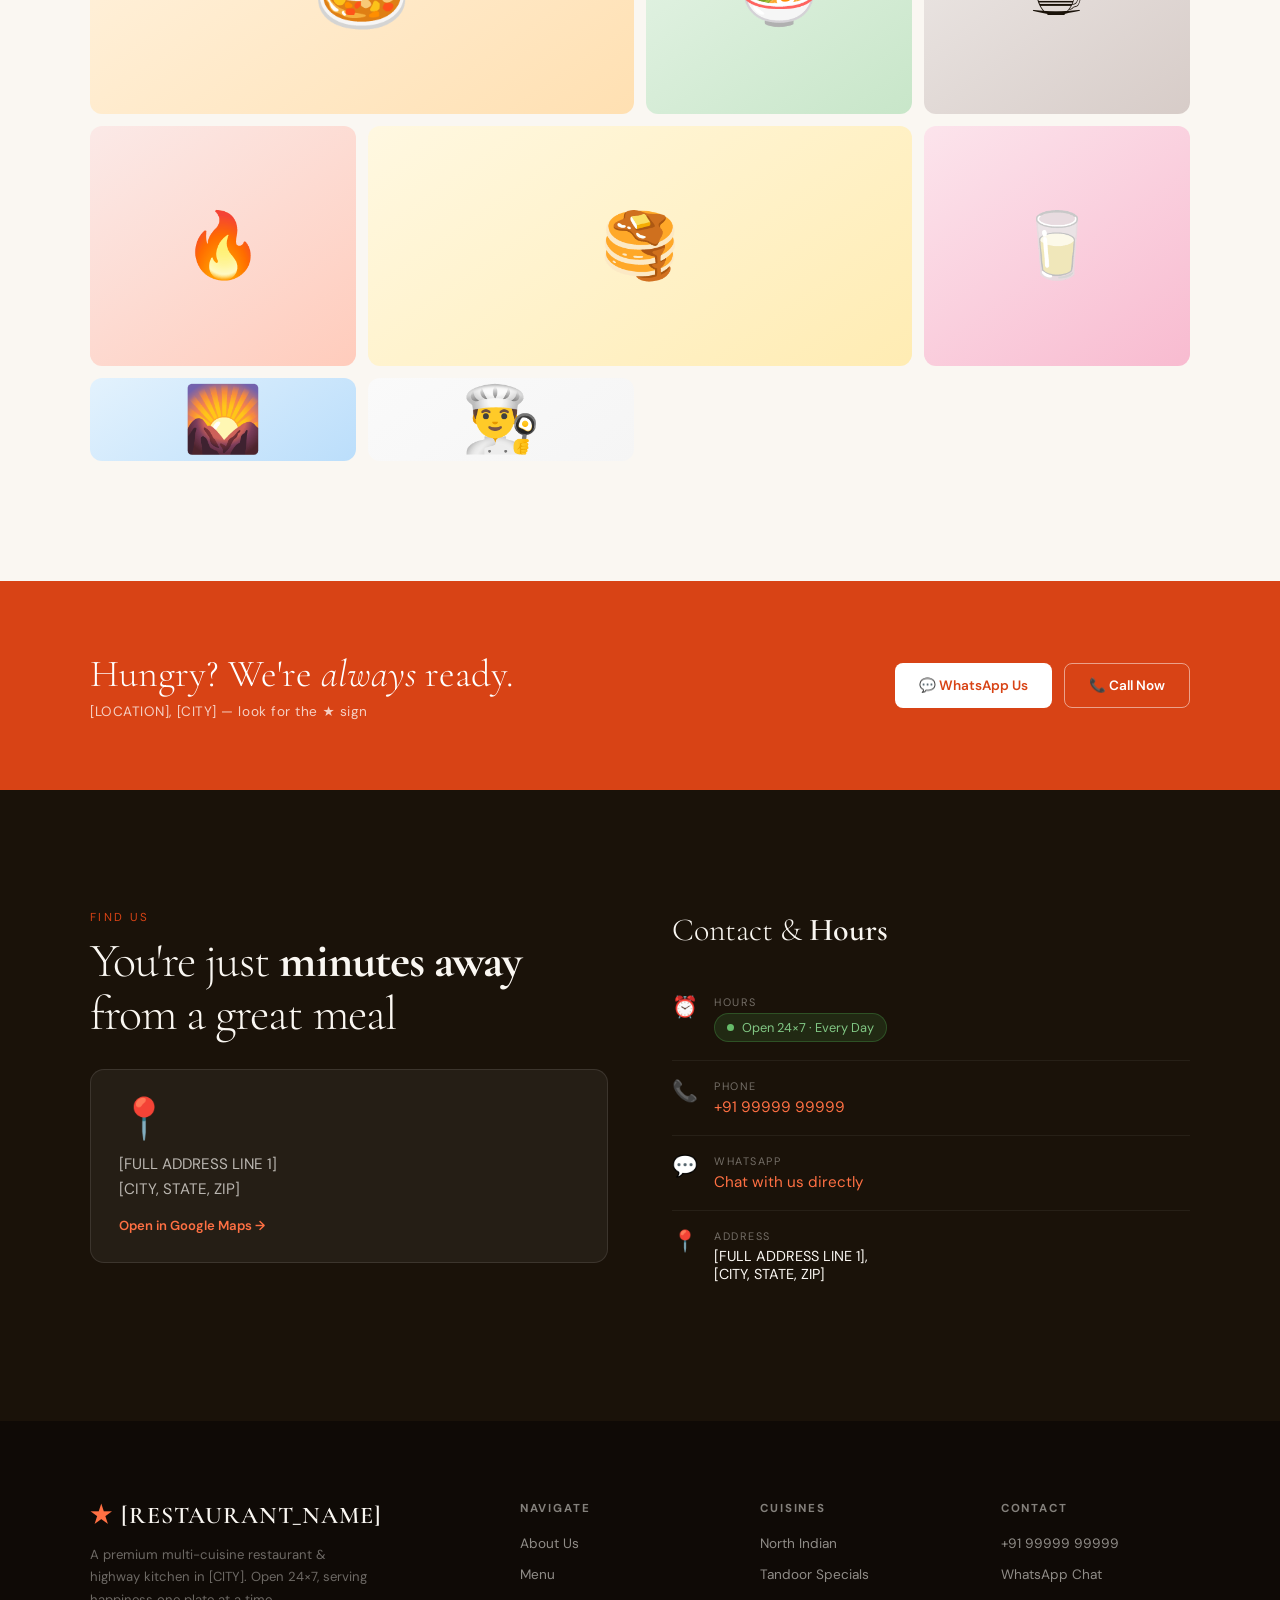
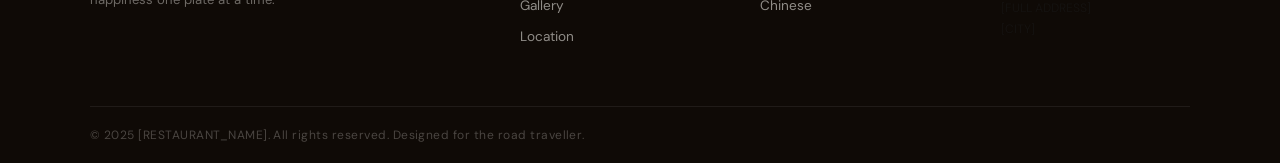
<file: HelloMenu/index.html>
<!DOCTYPE html>
<html lang="en">
<head>
  <meta charset="UTF-8">
  <meta name="viewport" content="width=device-width, initial-scale=1.0">
  <title>[RESTAURANT_NAME] – Premium Highway Kitchen in [CITY]</title>
  <meta name="description" content="[RESTAURANT_NAME] – Best food, hygienic kitchen, open 24x7 in [CITY].">
  <meta name="theme-color" content="#D84315">
  
  <link rel="preconnect" href="https://fonts.googleapis.com">
  <link rel="preconnect" href="https://fonts.gstatic.com" crossorigin>
  <link href="https://fonts.googleapis.com/css2?family=Cormorant+Garamond:ital,wght@0,300;0,400;0,600;0,700;1,300;1,400;1,600&family=DM+Sans:wght@300;400;500;600&display=swap" rel="stylesheet">
  
  <link rel="stylesheet" href="style.css">
</head>
<body>

<div id="loader">
  <div class="lw"><span>[RESTAURANT]</span></div>
  <div class="lw"><span>[NAME] ★</span></div>
  <div class="l-bar"></div>
  <div class="l-txt">Preparing your experience…</div>
</div>

<div class="mob-ov" id="mobMenu">
  <a href="#about" onclick="closeMob()">About</a>
  <div class="mob-div"></div>
  <a href="#menu" onclick="closeMob()">Menu</a>
  <div class="mob-div"></div>
  <a href="#gallery" onclick="closeMob()">Gallery</a>
  <div class="mob-div"></div>
  <a href="#location" onclick="closeMob()">Location</a>
</div>

<header id="nav">
  <a href="#" class="nav-logo"><span class="logo-star">★</span> [RESTAURANT_NAME]</a>
  <nav class="nav-mid">
    <a href="#about">About</a>
    <a href="#menu">Menu</a>
    <a href="#gallery">Gallery</a>
    <a href="#location">Location</a>
  </nav>
  <div class="nav-r">
    <a href="https://wa.me/919999999999" target="_blank" class="nav-wa">💬 WhatsApp</a>
    <button class="ham" id="ham" onclick="toggleMob()" aria-label="Menu">
      <span></span><span></span><span></span>
    </button>
  </div>
</header>

<section id="hero">
  <div class="h-bg">
    <div class="h-bokeh">
      <div class="bk" style="width:220px;height:220px;top:8%;left:12%;animation-duration:8s;background:radial-gradient(circle,var(--saffron),transparent 70%)"></div>
      <div class="bk" style="width:160px;height:160px;top:55%;left:68%;animation-duration:11s;animation-delay:2s;background:radial-gradient(circle,var(--clay),transparent 70%)"></div>
    </div>
  </div>

  <div class="food-floats">
    <div class="ff" style="--fs:5.5rem;--dur:8s;--del:0s;--op:.8;--r:-12deg;top:10%;left:63%">🍛</div>
    <div class="ff" style="--fs:3.5rem;--dur:10s;--del:1.5s;--op:.7;--r:8deg;top:22%;left:77%">🫓</div>
    <div class="ff" style="--fs:4.5rem;--dur:9s;--del:.8s;--op:.8;--r:-6deg;top:58%;left:59%">🔥</div>
    <div class="ff" style="--fs:3rem;--dur:11s;--del:2.5s;--op:.6;--r:15deg;top:73%;left:78%">☕</div>
    <div class="ff" style="--fs:3.5rem;--dur:7.5s;--del:3s;--op:.6;--r:-10deg;top:13%;left:82%">🥛</div>
    <div class="ff" style="--fs:2.5rem;--dur:12s;--del:.3s;--op:.5;--r:5deg;top:44%;left:69%">🌶️</div>
    <div class="ff" style="--fs:4rem;--dur:9.5s;--del:4s;--op:.7;--r:-18deg;top:78%;left:53%">🍜</div>
  </div>

  <span class="h-side">[RESTAURANT_NAME] · [LOCATION] · [CITY] · Open 24×7</span>

  <div class="h-inner">
    <div class="h-kicker"><span class="kl"></span>Premium Highway Kitchen · [LOCATION]</div>
    <h1 class="h-h1">
      <span class="ln l1">Where the</span>
      <span class="ln l2">Highway</span>
      <span class="ln l3">Meets Flavour</span>
    </h1>
    <p class="h-sub">A modern multi-cuisine restaurant built for the traveller. Fresh food, proud craft, and the warmth of a home — every hour, every day.</p>
    <div class="h-btns">
      <a href="#menu" class="btn-c">Explore Our Menu →</a>
      <a href="#about" class="btn-g">Our Story</a>
    </div>
  </div>

  <div class="h-plate">
    <div class="h-ring"></div>
    <div class="h-ring2"></div>
    <div class="h-big">🍽️</div>
  </div>

  <div class="h-stats">
    <div class="hs"><span class="hs-n">24×7</span><span class="hs-l">Always Open</span></div>
    <div class="hs"><span class="hs-n">8+</span><span class="hs-l">Cuisines</span></div>
    <div class="hs"><span class="hs-n">500+</span><span class="hs-l">Daily Guests</span></div>
  </div>

  <div class="h-scroll"><div class="sl"></div><span class="st">Scroll to explore</span></div>
</section>

<section id="about">
  <div class="about-grid">
    <div class="a-vis sr-l">
      <div class="a-main">
        <div class="a-emoji">🏨</div>
        <div class="a-vtagline">Every journey deserves a <em>great meal</em> at its heart</div>
      </div>
      <div class="a-corner">
        <span class="ac-n">24×7</span>
        <span class="ac-l">Never Closed</span>
      </div>
      <div class="a-year">Since Day One</div>
    </div>
    <div class="sr-r">
      <span class="a-overline">Our Story</span>
      <h2 class="a-h2">More than a <strong>stop</strong> on<br>the road. It's a <strong>destination.</strong></h2>
      <p class="a-p">Perched on the legendary [HIGHWAY/ROAD] — [RESTAURANT_NAME] was built on one belief: that highway food deserves the same care, quality, and pride as any restaurant in the city.</p>
      <p class="a-p">We serve truckers who make us their daily ritual, families on weekend road trips, and city-dwellers who come just for the food. Our kitchen runs 24 hours a day, 365 days a year.</p>
      <div class="a-divider"></div>
      <div class="a-vals">
        <div class="av"><span class="av-ico">🛡️</span><div><div class="av-t">FSSAI Certified</div><div class="av-d">Food safety by the book</div></div></div>
        <div class="av"><span class="av-ico">🧑‍🍳</span><div><div class="av-t">Expert Chefs</div><div class="av-d">10+ years each, minimum</div></div></div>
        <div class="av"><span class="av-ico">🚛</span><div><div class="av-t">Ample Parking</div><div class="av-d">Parking for all vehicle sizes</div></div></div>
      </div>
    </div>
  </div>
</section>

<section id="menu">
  <div class="menu-hdr sr">
    <div>
      <p class="section-kicker">Our Menu</p>
      <h2 class="menu-h2">Crafted with <em>passion,</em><br>served with pride</h2>
    </div>
  </div>
  <div class="menu-tabs sr" style="transition-delay:.1s">
    <button class="mt active" data-f="all">All Items</button>
    <button class="mt" data-f="north">North Indian</button>
    <button class="mt" data-f="tandoor">Tandoor</button>
    <button class="mt" data-f="chinese">Chinese</button>
  </div>
  <div class="menu-grid sr" id="mg" style="transition-delay:.2s">
    <div class="mc" data-c="north"><div class="mc-thumb" style="background:linear-gradient(135deg,#FFE0B2,#FFB74D)">🍛</div><div class="mc-body"><p class="mc-cat">North Indian</p><h3 class="mc-name">Dal Makhani</h3><p class="mc-desc">Black lentils slow-cooked overnight in tomato, cream & butter. Rich, silky, unforgettable.</p><div class="mc-ft"><span class="mc-price">₹220</span><div class="mc-tags"><span class="mc-tag hit">⭐ Bestseller</span><div class="mc-dot v"></div></div></div></div></div>
    <div class="mc" data-c="north"><div class="mc-thumb" style="background:linear-gradient(135deg,#FFCC80,#FFA726)">🧆</div><div class="mc-body"><p class="mc-cat">North Indian</p><h3 class="mc-name">Paneer Butter Masala</h3><p class="mc-desc">Silken cottage cheese in a velvety tomato-cashew gravy with whole Indian spices.</p><div class="mc-ft"><span class="mc-price">₹280</span><div class="mc-tags"><span class="mc-tag hit">⭐ Bestseller</span><div class="mc-dot v"></div></div></div></div></div>
    <div class="mc" data-c="north"><div class="mc-thumb" style="background:linear-gradient(135deg,#F5DEB3,#D2B48C)">🍲</div><div class="mc-body"><p class="mc-cat">North Indian</p><h3 class="mc-name">Dum Biryani</h3><p class="mc-desc">Long grain basmati rice layered with vegetables and aromatic saffron, slow-cooked in a sealed pot.</p><div class="mc-ft"><span class="mc-price">₹250</span><div class="mc-tags"><span class="mc-tag">Chef Special</span><div class="mc-dot v"></div></div></div></div></div>
    <div class="mc" data-c="tandoor"><div class="mc-thumb" style="background:linear-gradient(135deg,#FFAB91,#FF7043)">🔥</div><div class="mc-body"><p class="mc-cat">Tandoor</p><h3 class="mc-name">Chicken Tikka</h3><p class="mc-desc">Marinated in hung curd & spices, charred to perfection in our live clay tandoor.</p><div class="mc-ft"><span class="mc-price">₹350</span><div class="mc-tags"><span class="mc-tag hit">⭐ Most Loved</span><div class="mc-dot nv"></div></div></div></div></div>
    <div class="mc" data-c="tandoor"><div class="mc-thumb" style="background:linear-gradient(135deg,#FFCCBC,#FF8A65)">🫓</div><div class="mc-body"><p class="mc-cat">Tandoor</p><h3 class="mc-name">Garlic Butter Naan</h3><p class="mc-desc">Hand-tossed bread topped with roasted garlic and fresh coriander, brushed with desi ghee.</p><div class="mc-ft"><span class="mc-price">₹65</span><div class="mc-tags"><span class="mc-tag">Fresh Baked</span><div class="mc-dot v"></div></div></div></div></div>
    <div class="mc" data-c="chinese"><div class="mc-thumb" style="background:linear-gradient(135deg,#C8E6C9,#81C784)">🍜</div><div class="mc-body"><p class="mc-cat">Chinese</p><h3 class="mc-name">Veg Hakka Noodles</h3><p class="mc-desc">Wok-tossed noodles with crisp seasonal vegetables in a savory dark soy sauce.</p><div class="mc-ft"><span class="mc-price">₹180</span><div class="mc-tags"><span class="mc-tag hit">⭐ Top Pick</span><div class="mc-dot v"></div></div></div></div></div>
  </div>
</section>

<section id="gallery">
  <div class="gal-hdr sr">
    <div>
      <p class="section-kicker">Gallery</p>
      <h2 class="gal-h2">A feast <em>for the eyes</em></h2>
    </div>
    <span class="gal-hint">Click any photo to expand</span>
  </div>
  <div class="bento sr" style="transition-delay:.15s">
    <div class="gb gb1" style="background:linear-gradient(145deg,#FFF3E0,#FFE0B2)" onclick="openLb('🍛','Dal Makhani — slow cooked, soul food')">🍛<div class="gbo"><div class="gbo-i">🔍</div><div class="gbo-l">Dal Makhani</div></div></div>
    <div class="gb gb2" style="background:linear-gradient(145deg,#E8F5E9,#C8E6C9)" onclick="openLb('🍜','Wok-fresh Chinese — noodles tossed to order')">🍜<div class="gbo"><div class="gbo-i">🔍</div><div class="gbo-l">Hakka Noodles</div></div></div>
    <div class="gb gb3" style="background:linear-gradient(145deg,#EFEBE9,#D7CCC8)" onclick="openLb('☕','Masala Chai — the highway ritual')">☕<div class="gbo"><div class="gbo-i">🔍</div><div class="gbo-l">Masala Chai</div></div></div>
    <div class="gb gb4" style="background:linear-gradient(145deg,#FBE9E7,#FFCCBC)" onclick="openLb('🔥','Live Tandoor — fired up 24 hours')">🔥<div class="gbo"><div class="gbo-i">🔍</div><div class="gbo-l">Live Tandoor</div></div></div>
    <div class="gb gb5" style="background:linear-gradient(145deg,#FFF8E1,#FFECB3)" onclick="openLb('🥞','Masala Dosa — crispy golden perfection')">🥞<div class="gbo"><div class="gbo-i">🔍</div><div class="gbo-l">Masala Dosa</div></div></div>
    <div class="gb gb6" style="background:linear-gradient(145deg,#FCE4EC,#F8BBD0)" onclick="openLb('🥛','Rose Lassi — thick, cold, kulhad-chilled')">🥛<div class="gbo"><div class="gbo-i">🔍</div><div class="gbo-l">Rose Lassi</div></div></div>
    <div class="gb gb7" style="background:linear-gradient(145deg,#E3F2FD,#BBDEFB)" onclick="openLb('🌄','[LOCATION] — the highway we call home')">🌄<div class="gbo"><div class="gbo-i">🔍</div><div class="gbo-l">The Highway</div></div></div>
    <div class="gb gb8" style="background:linear-gradient(145deg,#FAFAFA,#F5F5F5)" onclick="openLb('👨‍🍳','Our chefs — passion on every plate')">👨‍🍳<div class="gbo"><div class="gbo-i">🔍</div><div class="gbo-l">Chefs at Work</div></div></div>
  </div>
</section>

<div id="lb" onclick="closeLb()">
  <div class="lb-inner" onclick="event.stopPropagation()">
    <div class="lb-big" id="lbE">🍛</div>
    <p class="lb-cap" id="lbC">Caption</p>
  </div>
  <div class="lb-x" onclick="closeLb()">✕</div>
</div>

<div class="cta-band">
  <div class="cta-bi">
    <div><h3 class="cta-h3">Hungry? We're <em>always</em> ready.</h3><p class="cta-sub">[LOCATION], [CITY] — look for the ★ sign</p></div>
    <div class="cta-btns">
      <a href="https://wa.me/919999999999" target="_blank" class="cta-w">💬 WhatsApp Us</a>
      <a href="tel:+919999999999" class="cta-d">📞 Call Now</a>
    </div>
  </div>
</div>

<section id="location">
  <div class="loc-grid">
    <div class="sr-l">
      <p class="section-kicker">Find Us</p>
      <h2 style="font-family:var(--serif);font-size:clamp(1.9rem,3.8vw,3rem);font-weight:300;line-height:1.1;letter-spacing:-.02em;margin-bottom:28px;color:var(--cream);">You're just <strong>minutes away</strong><br>from a great meal</h2>
      <div class="map-box">
        <div class="map-pin">📍</div>
        <div class="map-addr">[FULL ADDRESS LINE 1]<br>[CITY, STATE, ZIP]</div>
        <a href="https://maps.google.com/?q=Neelkanth+Star+Restaurant+Murthal+Sonipat" target="_blank" class="map-gm">Open in Google Maps →</a>
      </div>
    </div>
    <div class="sr-r">
      <h3 class="loc-h3">Contact & <strong>Hours</strong></h3>
      <div class="li"><div class="li-icon">⏰</div><div><div class="li-lbl">Hours</div><div class="li-val"><span class="open-pill"><span class="op-d"></span> Open 24×7 · Every Day</span></div></div></div>
      <div class="li"><div class="li-icon">📞</div><div><div class="li-lbl">Phone</div><div class="li-val"><a href="tel:+919999999999">+91 99999 99999</a></div></div></div>
      <div class="li"><div class="li-icon">💬</div><div><div class="li-lbl">WhatsApp</div><div class="li-val"><a href="https://wa.me/919999999999">Chat with us directly</a></div></div></div>
      <div class="li"><div class="li-icon">📍</div><div><div class="li-lbl">Address</div><div class="li-val" style="font-size:.9rem">[FULL ADDRESS LINE 1],<br>[CITY, STATE, ZIP]</div></div></div>
    </div>
  </div>
</section>

<footer>
  <div class="ft-top">
    <div>
      <div class="ft-logo"><span class="logo-star">★</span> [RESTAURANT_NAME]</div>
      <p class="ft-tag">A premium multi-cuisine restaurant & highway kitchen in [CITY]. Open 24×7, serving happiness one plate at a time.</p>
    </div>
    <div><h4 class="ft-ch">Navigate</h4><ul class="ft-col"><li><a href="#about">About Us</a></li><li><a href="#menu">Menu</a></li><li><a href="#gallery">Gallery</a></li><li><a href="#location">Location</a></li></ul></div>
    <div><h4 class="ft-ch">Cuisines</h4><ul class="ft-col"><li><a href="#menu">North Indian</a></li><li><a href="#menu">Tandoor Specials</a></li><li><a href="#menu">Chinese</a></li></ul></div>
    <div><h4 class="ft-ch">Contact</h4><ul class="ft-col"><li><a href="tel:+919999999999">+91 99999 99999</a></li><li><a href="https://wa.me/919999999999">WhatsApp Chat</a></li><li style="font-size:.76rem;color:rgba(25,25,25,.5);line-height:1.7;margin-top:4px">[FULL ADDRESS]<br>[CITY]</li></ul></div>
  </div>
  <div class="ft-bot">
    <p class="ft-cp">© 2025 [RESTAURANT_NAME]. All rights reserved. Designed for the road traveller.</p>
  </div>
</footer>

<a href="https://wa.me/919999999999?text=Hi!" target="_blank" class="fl-wa" title="WhatsApp">💬</a>
<a href="tel:+919999999999" class="fl-call" id="flCall" title="Call">📞</a>

<div id="mbb">
  <div class="mbb-in">
    <a href="https://wa.me/919999999999" target="_blank" class="mbb-b mbb-wa"><span>💬</span>WhatsApp</a>
    <a href="tel:+919999999999" class="mbb-b mbb-tel"><span>📞</span>Call Now</a>
    <a href="#menu" class="mbb-b mbb-men"><span>📋</span>Menu</a>
  </div>
</div>

<script src="script.js"></script>
</body>
</html>
</file>
<file: cafe2/style.css>
/* ===== SUNNY STREET CAFE — CLEAN & SIMPLE ===== */
@import url('https://fonts.googleapis.com/css2?family=Nunito:wght@300;400;600;700;800;900&family=Lora:ital,wght@0,400;0,600;1,400;1,600&display=swap');

:root {
  --white: #FFFFFF;
  --cream: #FDF8F2;
  --beige: #F4EAD8;
  --warm: #EAD9C0;
  --brown-lt: #C8A478;
  --brown: #8B5E38;
  --brown-dk: #5C3418;
  --accent: #E07030;
  --accent-h: #C05820;
  --green: #6B8F5E;
  --text: #2A1800;
  --muted: #7A6048;
  --light: #B8A090;
  --shadow: rgba(92,52,24,.10);
  --r: 14px;
  --r-sm: 8px;
  --r-lg: 22px;
}

*,*::before,*::after{box-sizing:border-box;margin:0;padding:0}
html{scroll-behavior:smooth}
body{font-family:'Nunito',sans-serif;background:var(--cream);color:var(--text);line-height:1.7;overflow-x:hidden}

img{display:block;max-width:100%}
a{text-decoration:none}

.container{max-width:1160px;margin:0 auto;padding:0 24px}

/* ── NAVBAR ── */
.navbar{position:fixed;top:0;left:0;right:0;z-index:200;background:rgba(253,248,242,.95);backdrop-filter:blur(10px);border-bottom:1px solid transparent;transition:.3s}
.navbar.scrolled{border-bottom-color:var(--beige);box-shadow:0 2px 20px var(--shadow)}
.nav-wrap{max-width:1160px;margin:0 auto;padding:0 24px;height:68px;display:flex;align-items:center;gap:28px}
.nav-logo{display:flex;align-items:center;gap:8px;font-weight:900;font-size:1.15rem;color:var(--brown-dk);flex-shrink:0}
.logo-cup{font-size:1.3rem}
.nav-links{display:flex;list-style:none;gap:4px;margin-left:auto}
.nav-links a{font-size:.9rem;font-weight:700;color:var(--muted);padding:6px 14px;border-radius:50px;transition:.2s}
.nav-links a:hover{color:var(--brown);background:var(--beige)}
.nav-cta{background:var(--accent);color:#fff;padding:9px 22px;border-radius:50px;font-weight:800;font-size:.88rem;transition:.2s;flex-shrink:0}
.nav-cta:hover{background:var(--accent-h);transform:translateY(-1px);box-shadow:0 6px 20px rgba(224,112,48,.3)}
.burger{display:none;flex-direction:column;gap:5px;background:none;border:none;cursor:pointer;padding:6px;margin-left:auto}
.burger span{display:block;width:22px;height:2px;background:var(--brown-dk);border-radius:2px;transition:.3s}
.burger.open span:nth-child(1){transform:rotate(45deg) translate(5px,5px)}
.burger.open span:nth-child(2){opacity:0}
.burger.open span:nth-child(3){transform:rotate(-45deg) translate(5px,-5px)}

/* ── HERO ── */
.hero{min-height:100vh;display:grid;grid-template-columns:1fr 1fr;align-items:center;gap:40px;padding:110px 64px 60px;max-width:1160px;margin:0 auto;position:relative}
.hero-shapes{position:fixed;inset:0;pointer-events:none;z-index:0;overflow:hidden}
.shape{position:absolute;border-radius:50%;filter:blur(80px)}
.s1{width:500px;height:500px;background:rgba(224,112,48,.07);top:-100px;right:-50px;animation:blobA 14s ease-in-out infinite}
.s2{width:400px;height:400px;background:rgba(200,164,120,.10);bottom:-80px;left:-60px;animation:blobA 18s ease-in-out infinite reverse}
.s3{width:250px;height:250px;background:rgba(107,143,94,.06);top:40%;left:45%;animation:blobA 11s ease-in-out infinite 2s}
@keyframes blobA{0%,100%{transform:translate(0,0) scale(1)}50%{transform:translate(20px,-15px) scale(1.06)}}
.hero-content{position:relative;z-index:1}
.hero-pill{display:inline-flex;align-items:center;gap:8px;background:var(--white);border:1.5px solid var(--warm);border-radius:50px;padding:7px 18px;font-size:.8rem;font-weight:700;color:var(--brown);margin-bottom:24px}
.hero-content h1{font-family:'Lora',serif;font-size:clamp(2.4rem,4.5vw,3.8rem);font-weight:600;color:var(--brown-dk);line-height:1.2;margin-bottom:18px}
.hero-content h1 em{color:var(--accent);font-style:italic}
.hero-content>p{font-size:1rem;color:var(--muted);max-width:420px;margin-bottom:32px}
.hero-btns{display:flex;gap:12px;flex-wrap:wrap}
.btn-primary{display:inline-block;padding:13px 28px;background:var(--accent);color:#fff;border-radius:50px;font-weight:800;font-size:.92rem;transition:.25s;cursor:pointer;border:none;font-family:'Nunito',sans-serif}
.btn-primary:hover{background:var(--accent-h);transform:translateY(-2px);box-shadow:0 8px 24px rgba(224,112,48,.35)}
.btn-primary.full{width:100%;text-align:center}
.btn-ghost{display:inline-block;padding:12px 26px;background:transparent;color:var(--brown);border:2px solid var(--brown-lt);border-radius:50px;font-weight:800;font-size:.92rem;transition:.25s}
.btn-ghost:hover{background:var(--brown);color:#fff;border-color:var(--brown)}
.hero-visual{position:relative;display:flex;justify-content:center;align-items:center;z-index:1}
.hero-ring{width:300px;height:300px;border-radius:50%;background:linear-gradient(135deg,var(--brown-lt),var(--accent));display:flex;align-items:center;justify-content:center;animation:heroFloat 4s ease-in-out infinite}
.hero-inner{width:240px;height:240px;border-radius:50%;background:var(--cream);display:flex;align-items:center;justify-content:center}
.hero-emoji{font-size:6rem;filter:drop-shadow(0 4px 16px rgba(224,112,48,.3))}
@keyframes heroFloat{0%,100%{transform:translateY(0)}50%{transform:translateY(-14px)}}
.hero-chip{position:absolute;background:var(--white);border-radius:50px;padding:10px 18px;display:flex;align-items:center;gap:10px;box-shadow:0 8px 28px var(--shadow);font-size:.82rem}
.hero-chip strong{display:block;font-weight:800;color:var(--brown-dk)}
.hero-chip span{color:var(--muted)}
.chip-a{top:30px;right:-10px;animation:heroFloat 5s ease-in-out infinite .5s}
.chip-b{bottom:30px;left:-20px;animation:heroFloat 4.5s ease-in-out infinite 1s}

/* ── ABOUT ── */
.about{padding:100px 0;background:var(--white)}
.about-grid{display:grid;grid-template-columns:1fr 1fr;gap:60px;align-items:center}
.about-cards{display:grid;grid-template-columns:1fr 1fr;gap:14px}
.about-card{padding:24px;border-radius:var(--r-lg);border:1px solid var(--beige);transition:transform .2s}
.about-card:hover{transform:translateY(-4px)}
.ac-main{grid-column:span 2;background:linear-gradient(135deg,var(--beige),var(--warm))}
.ac-dark{background:var(--brown-dk);color:#fff}
.ac-dark p{color:rgba(255,255,255,.75)}
.ac-accent{background:var(--accent);color:#fff;display:flex;flex-direction:column;align-items:center;justify-content:center;text-align:center}
.ac-icon{font-size:1.8rem;margin-bottom:8px;display:block}
.ac-main h3{font-family:'Lora',serif;font-size:1.2rem;color:var(--brown-dk);margin-bottom:6px}
.ac-main p,.ac-dark p{font-size:.9rem}
.ac-big{font-family:'Lora',serif;font-size:2.4rem;font-weight:600}
.ac-label{font-size:.75rem;font-weight:800;text-transform:uppercase;letter-spacing:.1em;opacity:.85}
.eyebrow{display:inline-block;font-size:.72rem;font-weight:800;text-transform:uppercase;letter-spacing:.16em;color:var(--accent);margin-bottom:12px}
.about-body h2{font-family:'Lora',serif;font-size:clamp(1.8rem,3vw,2.6rem);color:var(--brown-dk);line-height:1.3;margin-bottom:14px}
.about-body h2 em{color:var(--accent);font-style:italic}
.about-body>p{color:var(--muted);font-size:.95rem;margin-bottom:12px}
.check-list{list-style:none;margin-top:20px;display:flex;flex-direction:column;gap:8px}
.check-list li{display:flex;align-items:center;gap:10px;font-size:.9rem;color:var(--muted);font-weight:600}
.check-list li::before{content:'✓';color:var(--green);font-weight:900;font-size:.85rem}

/* ── MENU ── */
.menu{padding:100px 0;background:var(--cream);overflow:hidden}
.menu-header{text-align:center;margin-bottom:36px}
.menu-header h2{font-family:'Lora',serif;font-size:clamp(1.8rem,3vw,2.6rem);color:var(--brown-dk);margin-bottom:8px}
.menu-header h2 em{color:var(--accent);font-style:italic}
.menu-sub{color:var(--muted);font-size:.95rem}

/* Category Tabs */
.cat-tabs{display:flex;align-items:center;justify-content:center;gap:6px;flex-wrap:wrap;margin-bottom:32px;position:relative}
.cat-tab{padding:9px 20px;border-radius:50px;border:2px solid var(--warm);background:transparent;color:var(--muted);font-family:'Nunito',sans-serif;font-weight:700;font-size:.87rem;cursor:pointer;transition:.25s;white-space:nowrap}
.cat-tab:hover{border-color:var(--brown-lt);color:var(--brown)}
.cat-tab.active{background:var(--accent);border-color:var(--accent);color:#fff;transform:scale(1.04)}

/* Scroll Track */
.menu-scroll-outer{position:relative;display:flex;align-items:center;gap:0}
.scroll-arrow{position:absolute;z-index:10;width:44px;height:44px;border-radius:50%;border:2px solid var(--warm);background:var(--white);color:var(--brown);font-size:1.6rem;line-height:1;cursor:pointer;transition:.25s;display:flex;align-items:center;justify-content:center;box-shadow:0 4px 16px var(--shadow)}
.scroll-arrow:hover{background:var(--accent);border-color:var(--accent);color:#fff;transform:scale(1.08)}
.arr-left{left:0;transform:translateX(-50%)}
.arr-left:hover{transform:translateX(-50%) scale(1.08)}
.arr-right{right:0;transform:translateX(50%)}
.arr-right:hover{transform:translateX(50%) scale(1.08)}
.menu-track-wrap{overflow:hidden;width:100%;padding:16px 4px 24px}
.menu-track{display:flex;gap:18px;transition:transform .45s cubic-bezier(.4,0,.2,1);will-change:transform}

/* Menu Cards */
.menu-card{flex-shrink:0;width:230px;background:var(--white);border-radius:var(--r-lg);overflow:hidden;border:1px solid var(--beige);transition:transform .3s,box-shadow .3s;cursor:default}
.menu-card:hover{transform:translateY(-6px);box-shadow:0 16px 48px var(--shadow)}
.menu-card.filtered-out{opacity:0;pointer-events:none;transform:scale(.95)}
.menu-card.filtered-in{opacity:1;pointer-events:all;transform:scale(1)}
.mc-top{height:130px;display:flex;align-items:center;justify-content:center;font-size:3.2rem;position:relative}
.mc-badge{position:absolute;top:10px;left:12px;background:var(--accent);color:#fff;font-size:.65rem;font-weight:800;padding:3px 10px;border-radius:50px;letter-spacing:.05em;text-transform:uppercase}
.mc-badge.new{background:var(--green)}
.mc-body{padding:16px}
.mc-name-row{display:flex;justify-content:space-between;align-items:flex-start;margin-bottom:4px}
.mc-name-row h4{font-size:.92rem;font-weight:800;color:var(--brown-dk);line-height:1.3}
.mc-price{font-weight:900;color:var(--accent);font-size:.95rem;flex-shrink:0;margin-left:8px}
.mc-body p{font-size:.78rem;color:var(--muted);margin-bottom:10px;line-height:1.5}
.mc-tags{display:flex;gap:5px;flex-wrap:wrap}
.mc-tags span{background:var(--beige);color:var(--muted);font-size:.68rem;font-weight:700;padding:3px 9px;border-radius:50px}

/* Card Backgrounds */
.coffee-bg{background:linear-gradient(135deg,#5C3418,#8B5E38)}
.latte-bg{background:linear-gradient(135deg,#C8A478,#E8C898)}
.matcha-bg{background:linear-gradient(135deg,#4A7040,#6B8F5E)}
.mocha-bg{background:linear-gradient(135deg,#3A2010,#6B4028)}
.capp-bg{background:linear-gradient(135deg,#B08060,#D8B890)}
.cold-bg{background:linear-gradient(135deg,#2A4858,#4A7890)}
.brew-bg{background:linear-gradient(135deg,#1A2830,#3A5868)}
.berry-bg{background:linear-gradient(135deg,#6A1A40,#B03070)}
.lemon-bg{background:linear-gradient(135deg,#806800,#C8A820)}
.avo-bg{background:linear-gradient(135deg,#384820,#6B8038)}
.pancake-bg{background:linear-gradient(135deg,#B06820,#D8A050)}
.grain-bg{background:linear-gradient(135deg,#604820,#9A7848)}
.croiss-bg{background:linear-gradient(135deg,#C09040,#E8C070)}
.muffin-bg{background:linear-gradient(135deg,#502870,#8048A0)}
.cookie-bg{background:linear-gradient(135deg,#703010,#B05828)}

/* Scroll dots */
.scroll-dots{display:flex;gap:6px;justify-content:center;margin-top:8px}
.scroll-dot{width:8px;height:8px;border-radius:50%;background:var(--warm);transition:.3s;cursor:pointer}
.scroll-dot.active{width:24px;border-radius:4px;background:var(--accent)}

/* ── CONTACT ── */
.contact{padding:100px 0;background:var(--white)}
.contact-grid{display:grid;grid-template-columns:1fr 1.2fr;gap:60px;align-items:start}
.contact-left h2{font-family:'Lora',serif;font-size:clamp(1.8rem,3vw,2.4rem);color:var(--brown-dk);margin-bottom:12px}
.contact-left h2 em{color:var(--accent);font-style:italic}
.contact-left>p{color:var(--muted);margin-bottom:28px}
.info-list{display:flex;flex-direction:column;gap:14px}
.info-row{display:flex;align-items:flex-start;gap:14px;background:var(--cream);border:1px solid var(--beige);border-radius:var(--r);padding:16px}
.info-icon{font-size:1.2rem;flex-shrink:0;margin-top:1px}
.info-row strong{display:block;font-size:.8rem;font-weight:800;color:var(--brown-dk);text-transform:uppercase;letter-spacing:.06em;margin-bottom:2px}
.info-row span{font-size:.85rem;color:var(--muted)}
.contact-form-box{background:var(--cream);border:1px solid var(--beige);border-radius:var(--r-lg);padding:36px;box-shadow:0 4px 28px var(--shadow)}
.contact-form-box h3{font-family:'Lora',serif;font-size:1.4rem;color:var(--brown-dk);margin-bottom:22px}
.form-row{display:grid;grid-template-columns:1fr 1fr;gap:14px}
.f-group{display:flex;flex-direction:column;gap:6px;margin-bottom:14px}
.f-group label{font-size:.75rem;font-weight:800;text-transform:uppercase;letter-spacing:.08em;color:var(--brown)}
.f-group input,.f-group textarea{padding:11px 14px;border:1.5px solid var(--beige);border-radius:var(--r-sm);font-family:'Nunito',sans-serif;font-size:.9rem;color:var(--text);background:var(--white);outline:none;transition:border-color .2s}
.f-group input:focus,.f-group textarea:focus{border-color:var(--accent)}
.f-group textarea{resize:vertical;min-height:110px}

/* ── FOOTER ── */
.footer{background:var(--brown-dk);color:rgba(255,255,255,.65);padding:40px 0 20px}
.footer-inner{display:flex;flex-direction:column;align-items:center;gap:12px}
.footer-brand{display:flex;align-items:center;gap:8px;font-size:1.1rem;font-weight:900;color:#fff}
.footer-links{display:flex;gap:20px}
.footer-links a{font-size:.85rem;color:rgba(255,255,255,.55);font-weight:700;transition:color .2s}
.footer-links a:hover{color:#E8A870}
.footer-copy{font-size:.78rem;color:rgba(255,255,255,.35);padding-top:12px;border-top:1px solid rgba(255,255,255,.08);width:100%;text-align:center;margin-top:4px}

/* ── RESPONSIVE ── */
@media(max-width:960px){
  .hero{grid-template-columns:1fr;padding:110px 32px 60px;text-align:center}
  .hero-btns{justify-content:center}
  .hero-visual{display:none}
  .about-grid{grid-template-columns:1fr}
  .contact-grid{grid-template-columns:1fr}
}
@media(max-width:700px){
  .nav-links{display:none;position:absolute;top:68px;left:0;right:0;background:var(--cream);flex-direction:column;padding:16px;border-bottom:1px solid var(--beige);gap:2px}
  .nav-links.open{display:flex}
  .nav-links li a{padding:10px 16px;border-radius:var(--r-sm);display:block}
  .nav-cta{display:none}
  .burger{display:flex}
  .arr-left,.arr-right{display:none}
  .form-row{grid-template-columns:1fr}
  .about-cards{grid-template-columns:1fr}
  .ac-main{grid-column:span 1}
}
</file>
<file: cafe3/style.css>
/* ===== BON BOUQUET CAFÉ — style.css ===== */
@import url('https://fonts.googleapis.com/css2?family=Playfair+Display:ital,wght@0,400;0,500;0,700;1,400;1,500&family=Cormorant+Garamond:ital,wght@0,300;0,400;0,500;1,300;1,400&family=Jost:wght@300;400;500&display=swap');

:root{
  --ivory:#FDFAF4;--cream:#F5EDD8;--parchment:#EDE0C4;--paper:#F9F3E3;
  --gold:#C9973A;--gold-lt:#E8C07A;--gold-pale:#F2DFA8;
  --brown:#7A4E2D;--brown-dk:#3D2010;--espresso:#1A0F06;
  --text:#2E1A0A;--muted:#7A6148;--light:#B09070;
  --shadow:rgba(61,32,16,.12);--shadow-d:rgba(26,15,6,.25);
}
*,*::before,*::after{box-sizing:border-box;margin:0;padding:0}
html{scroll-behavior:smooth}
body{font-family:'Jost',sans-serif;background:var(--ivory);color:var(--text);line-height:1.8;overflow-x:hidden}
a{text-decoration:none}
h1,h2,h3{font-family:'Playfair Display',serif}
em{font-style:italic;color:var(--gold)}
.body-text{font-family:'Cormorant Garamond',serif;font-size:1.15rem;color:var(--muted);line-height:1.9}
.eyebrow{display:block;font-family:'Jost',sans-serif;font-size:.72rem;font-weight:500;text-transform:uppercase;letter-spacing:.22em;color:var(--gold);margin-bottom:14px}
.story-divider{display:flex;align-items:center;gap:12px;margin:20px 0}
.story-divider span:not(.diamond){flex:1;height:1px;background:var(--parchment);max-width:80px}
.diamond{color:var(--gold);font-size:.7rem}

/* ── NAVBAR ── */
.navbar{position:fixed;top:0;left:0;right:0;z-index:100;display:flex;align-items:center;justify-content:space-between;padding:0 32px;height:80px;transition:all .4s;background:transparent}
.navbar.solid{background:rgba(253,250,244,.97);backdrop-filter:blur(12px);box-shadow:0 1px 0 var(--parchment)}
.nav-ornament{color:var(--gold);font-size:.65rem;opacity:.6}
.nav-container{display:flex;align-items:center;gap:40px;flex:1;justify-content:center}
.nav-left,.nav-right{display:flex;gap:32px}
.nav-left a,.nav-right a{font-family:'Jost',sans-serif;font-size:.8rem;font-weight:400;letter-spacing:.1em;text-transform:uppercase;color:var(--muted);position:relative;transition:color .3s}
.nav-left a::after,.nav-right a::after{content:'';position:absolute;bottom:-3px;left:0;right:0;height:1px;background:var(--gold);transform:scaleX(0);transition:transform .3s}
.nav-left a:hover,.nav-right a:hover{color:var(--brown)}
.nav-left a:hover::after,.nav-right a:hover::after{transform:scaleX(1)}
.nav-logo{display:flex;align-items:center;gap:12px;cursor:default}
.logo-mark{width:44px;height:44px;border:1.5px solid var(--gold);display:flex;align-items:center;justify-content:center;font-family:'Playfair Display',serif;font-size:.9rem;font-weight:700;color:var(--gold);letter-spacing:.05em;border-radius:2px}
.logo-mark.sm{width:36px;height:36px;font-size:.75rem}
.logo-name{display:flex;flex-direction:column;line-height:1;gap:3px}
.logo-name span:first-child{font-family:'Playfair Display',serif;font-size:.95rem;letter-spacing:.15em;color:var(--brown-dk)}
.logo-sub{font-size:.6rem!important;letter-spacing:.2em!important;color:var(--light)!important;font-family:'Jost',sans-serif!important;font-weight:400}

/* ── HERO ── */
.hero{height:100vh;min-height:700px;display:flex;flex-direction:column;align-items:center;justify-content:center;position:relative;background:linear-gradient(160deg,#2A1508 0%,#4A2810 30%,#6B4020 55%,#3D2010 80%,#1A0F06 100%);overflow:hidden}
.hero::before{content:'';position:absolute;inset:0;background:radial-gradient(ellipse 60% 50% at 50% 60%,rgba(201,151,58,.12) 0%,transparent 70%)}
.hero-overlay{position:absolute;inset:0;background:radial-gradient(ellipse at center bottom,rgba(201,151,58,.08) 0%,transparent 60%)}
.hero-content{position:relative;z-index:2;text-align:center;max-width:760px;padding:0 32px}
.hero-tagline{font-family:'Cormorant Garamond',serif;font-size:.95rem;color:var(--gold-lt);letter-spacing:.2em;margin-bottom:28px;opacity:.8}
.hero-content h1{display:flex;flex-direction:column;align-items:center;gap:4px}
.h1-small{font-family:'Cormorant Garamond',serif;font-size:clamp(1.1rem,2vw,1.4rem);font-weight:300;font-style:italic;color:var(--gold-lt);letter-spacing:.05em}
.h1-large{font-family:'Playfair Display',serif;font-size:clamp(3rem,7vw,6rem);font-weight:400;color:var(--ivory);line-height:1.1;letter-spacing:-.01em}
.hero-desc{font-family:'Cormorant Garamond',serif;font-size:1.15rem;color:rgba(253,250,244,.6);max-width:500px;margin:28px auto 40px;line-height:1.9}
.hero-actions{display:flex;gap:20px;justify-content:center;align-items:center}
.btn-gold{display:inline-block;padding:14px 36px;background:var(--gold);color:var(--espresso);font-family:'Jost',sans-serif;font-size:.78rem;font-weight:500;letter-spacing:.15em;text-transform:uppercase;border-radius:1px;transition:all .3s;cursor:pointer;border:none}
.btn-gold:hover{background:var(--gold-lt);transform:translateY(-2px);box-shadow:0 10px 40px rgba(201,151,58,.35)}
.btn-gold.full{width:100%;text-align:center}
.btn-ghost{display:inline-block;padding:13px 32px;background:transparent;color:var(--ivory);font-family:'Jost',sans-serif;font-size:.78rem;font-weight:400;letter-spacing:.15em;text-transform:uppercase;border:1px solid rgba(253,250,244,.3);border-radius:1px;transition:all .3s}
.btn-ghost:hover{border-color:var(--gold);color:var(--gold-lt)}
.hero-scroll{position:absolute;bottom:40px;left:50%;transform:translateX(-50%);display:flex;align-items:center;gap:14px;color:rgba(253,250,244,.4);font-size:.65rem;font-weight:400;letter-spacing:.2em;text-transform:uppercase}
.scroll-line{width:40px;height:1px;background:rgba(253,250,244,.25)}

/* ── MARQUEE ── */
.marquee-strip{background:var(--brown-dk);padding:14px 0;overflow:hidden;border-top:1px solid var(--brown);border-bottom:1px solid var(--brown)}
.marquee-track{display:flex;gap:0;white-space:nowrap;animation:marquee 28s linear infinite}
.marquee-track span{display:inline-block;padding:0 28px;font-size:.72rem;font-weight:400;letter-spacing:.18em;text-transform:uppercase;color:var(--gold-pale);opacity:.75}
@keyframes marquee{from{transform:translateX(0)}to{transform:translateX(-50%)}}

/* ── ABOUT ── */
.about{padding:120px 48px;background:var(--ivory)}
.about-container{max-width:1140px;margin:0 auto;display:grid;grid-template-columns:1.1fr .9fr;gap:80px;align-items:center}
.about-text h2{font-size:clamp(2rem,3.5vw,3rem);color:var(--brown-dk);line-height:1.3;margin-bottom:8px}
.about-text .body-text{margin-bottom:18px}
.about-values{display:flex;align-items:center;gap:24px;margin:32px 0;padding:24px 0;border-top:1px solid var(--parchment);border-bottom:1px solid var(--parchment)}
.val-item{text-align:center}
.val-num{display:block;font-family:'Playfair Display',serif;font-size:2.2rem;color:var(--gold);line-height:1}
.val-label{font-size:.72rem;text-transform:uppercase;letter-spacing:.12em;color:var(--light);margin-top:4px;display:block}
.val-sep{color:var(--parchment);font-size:.8rem}
blockquote{font-family:'Cormorant Garamond',serif;font-style:italic;font-size:1.25rem;color:var(--brown);border-left:2px solid var(--gold);padding-left:20px;margin-top:24px}
blockquote cite{display:block;font-size:.85rem;font-style:normal;color:var(--light);margin-top:8px;letter-spacing:.08em}
.about-img-frame{position:relative;width:100%;padding-bottom:115%}
.about-img-inner{position:absolute;inset:16px;background:linear-gradient(135deg,var(--brown) 0%,var(--brown-dk) 100%);border-radius:2px;overflow:hidden;display:flex;align-items:center;justify-content:center}
.about-placeholder{display:flex;flex-direction:column;align-items:center;gap:12px;color:var(--gold-lt);opacity:.6}
.about-coffee-icon{font-size:4rem}
.about-placeholder span:last-child{font-family:'Cormorant Garamond',serif;font-style:italic;font-size:.9rem}
.frame-corner{position:absolute;width:20px;height:20px;border-color:var(--gold);border-style:solid}
.frame-corner.tl{top:0;left:0;border-width:1.5px 0 0 1.5px}
.frame-corner.tr{top:0;right:0;border-width:1.5px 1.5px 0 0}
.frame-corner.bl{bottom:0;left:0;border-width:0 0 1.5px 1.5px}
.frame-corner.br{bottom:0;right:0;border-width:0 1.5px 1.5px 0}
.about-tag{position:absolute;bottom:-8px;right:24px;background:var(--gold);color:var(--espresso);padding:10px 18px;text-align:center}
.tag-year{display:block;font-family:'Playfair Display',serif;font-size:1.5rem;font-weight:700;line-height:1}
.tag-label{font-size:.6rem;text-transform:uppercase;letter-spacing:.15em}

/* ════════════════════════════════════════════
   BOOK MENU
════════════════════════════════════════════ */
.menu{padding:100px 0 80px;background:var(--cream)}
.menu-header{text-align:center;max-width:600px;margin:0 auto 56px}
.menu-header h2{font-size:clamp(2rem,3.5vw,3rem);color:var(--brown-dk)}
.header-desc{font-family:'Cormorant Garamond',serif;font-size:1.1rem;color:var(--muted);margin-top:12px}

/* Book Scene */
.book-scene{
  position:relative;
  display:flex;
  justify-content:center;
  align-items:center;
  perspective:1800px;
  margin:0 auto;
  padding:0 20px 30px;
  max-width:920px;
}

.book-shadow-left,.book-shadow-right{
  position:absolute;
  bottom:0;
  width:44%;
  height:28px;
  border-radius:50%;
  filter:blur(18px);
  z-index:0;
}
.book-shadow-left{left:2%;background:rgba(61,32,16,.35)}
.book-shadow-right{right:2%;background:rgba(61,32,16,.35)}

/* The Book */
.book{
  display:flex;
  width:100%;
  max-width:860px;
  min-height:520px;
  position:relative;
  z-index:1;
  transform-style:preserve-3d;
}

/* Each Spread (two pages) */
.book-spread{
  display:none;
  width:100%;
}
.book-spread.active{display:flex}

/* Individual pages */
.book-page{
  flex:1;
  min-height:520px;
  position:relative;
  overflow:hidden;
}

.page-left{
  background:var(--paper);
  border-radius:4px 0 0 4px;
  border:1px solid rgba(193,162,100,.4);
  border-right:none;
  box-shadow:-4px 0 16px rgba(61,32,16,.08), inset -6px 0 18px rgba(61,32,16,.06);
}

.page-right{
  background:var(--ivory);
  border-radius:0 4px 4px 0;
  border:1px solid rgba(193,162,100,.4);
  border-left:none;
  box-shadow:4px 0 16px rgba(61,32,16,.08), inset 6px 0 18px rgba(61,32,16,.06);
}

/* Spine shadow in the middle */
.book::before{
  content:'';
  position:absolute;
  top:0;bottom:0;
  left:50%;
  width:2px;
  transform:translateX(-50%);
  background:linear-gradient(to right,rgba(61,32,16,.25),rgba(61,32,16,.1),rgba(61,32,16,.25));
  z-index:10;
  pointer-events:none;
}
.book::after{
  content:'';
  position:absolute;
  top:0;bottom:0;
  left:calc(50% - 8px);
  width:16px;
  background:linear-gradient(to right,transparent,rgba(61,32,16,.06),transparent);
  z-index:9;
  pointer-events:none;
}

/* Page inner content */
.page-inner{
  padding:36px 40px;
  height:100%;
  display:flex;
  flex-direction:column;
  position:relative;
}

/* Page decorations */
.page-chapter{
  font-family:'Cormorant Garamond',serif;
  font-style:italic;
  font-size:.88rem;
  color:var(--gold);
  letter-spacing:.14em;
  text-align:center;
  margin-bottom:10px;
}

.page-title{
  font-family:'Playfair Display',serif;
  font-size:1.7rem;
  font-weight:500;
  color:var(--brown-dk);
  text-align:center;
  margin-bottom:12px;
}

.page-rule{
  width:40px;
  height:1px;
  background:var(--gold);
  margin:0 auto 22px;
}

/* Menu list inside book */
.book-menu-list{
  display:flex;
  flex-direction:column;
  gap:0;
  flex:1;
}

.book-item{
  display:flex;
  align-items:baseline;
  gap:6px;
  padding:11px 0;
  border-bottom:1px solid rgba(193,162,100,.25);
}
.book-item:last-child{border-bottom:none}

.bi-left{flex-shrink:0;max-width:58%}
.bi-left h4{
  font-family:'Playfair Display',serif;
  font-size:.92rem;
  font-weight:500;
  color:var(--brown-dk);
  margin-bottom:2px;
}
.bi-left p{
  font-family:'Cormorant Garamond',serif;
  font-style:italic;
  font-size:.8rem;
  color:var(--light);
}

.bi-dots{
  flex:1;
  border-bottom:1px dotted rgba(193,162,100,.45);
  margin-bottom:5px;
}

.bi-price{
  font-family:'Playfair Display',serif;
  font-size:.95rem;
  color:var(--gold);
  flex-shrink:0;
}

/* Page flourish */
.page-flourish{
  text-align:center;
  font-size:1.4rem;
  margin-top:16px;
  opacity:.4;
}

/* Page numbers */
.page-number{
  position:absolute;
  bottom:16px;
  font-family:'Cormorant Garamond',serif;
  font-style:italic;
  font-size:.8rem;
  color:var(--light);
}
.page-number.left{left:40px}
.page-number.right{right:40px}

/* ── Cover left page ── */
.cover-left .page-inner{
  justify-content:center;
  align-items:center;
  text-align:center;
  background:linear-gradient(160deg,var(--paper),var(--cream));
}
.cover-ornament{color:var(--gold);font-size:.8rem;margin-bottom:16px;letter-spacing:.2em}
.cover-ornament.small{font-size:.65rem;margin-top:16px;opacity:.6}
.cover-subtitle{font-family:'Playfair Display',serif;font-size:.85rem;letter-spacing:.18em;color:var(--muted);text-transform:uppercase;margin-bottom:8px}
.cover-year{font-family:'Cormorant Garamond',serif;font-style:italic;font-size:.9rem;color:var(--light);margin-bottom:12px}
.cover-bigtext{font-family:'Playfair Display',serif;font-size:3.2rem;font-weight:700;color:var(--brown-dk);line-height:1;margin-bottom:12px}
.cover-rule{width:60px;height:1px;background:var(--gold);margin:0 auto 12px}
.cover-tagline{font-family:'Cormorant Garamond',serif;font-style:italic;font-size:.88rem;color:var(--muted)}

/* ── Seasonal page note ── */
.page-note{
  font-family:'Cormorant Garamond',serif;
  font-style:italic;
  font-size:.88rem;
  color:var(--muted);
  border-left:2px solid var(--gold);
  padding-left:12px;
  margin-bottom:16px;
  line-height:1.7;
}
.seasonal-note{
  text-align:center;
  font-family:'Cormorant Garamond',serif;
  font-style:italic;
  font-size:.78rem;
  color:var(--light);
  margin-top:auto;
  letter-spacing:.12em;
}

/* ── Closing page ── */
.closing-inner{justify-content:center;align-items:center;text-align:center}
.closing-ornament{color:var(--gold);font-size:.8rem;margin-bottom:20px}
.closing-title{font-family:'Playfair Display',serif;font-size:2.2rem;font-weight:400;font-style:italic;color:var(--brown-dk);margin-bottom:16px}
.closing-body{font-family:'Cormorant Garamond',serif;font-size:1rem;color:var(--muted);line-height:1.8;max-width:260px;margin-bottom:16px}
.closing-sig{font-family:'Cormorant Garamond',serif;font-style:italic;font-size:.9rem;color:var(--brown);margin-bottom:20px}
.closing-rule{width:60px;height:1px;background:var(--gold);margin:0 auto 16px}
.closing-info{font-size:.78rem;color:var(--light);letter-spacing:.08em}

/* ── Back cover ── */
.back-cover .page-inner{
  background:linear-gradient(160deg,var(--brown-dk),var(--espresso));
}
.back-cover-inner{
  flex:1;
  display:flex;
  flex-direction:column;
  align-items:center;
  justify-content:center;
  text-align:center;
  gap:8px;
}
.back-logo-mark{
  width:56px;height:56px;border:1.5px solid var(--gold);
  display:flex;align-items:center;justify-content:center;
  font-family:'Playfair Display',serif;font-size:1.1rem;
  font-weight:700;color:var(--gold);border-radius:2px;
  margin:0 auto 8px;
}
.back-brand{font-family:'Playfair Display',serif;font-size:1rem;letter-spacing:.15em;color:var(--ivory)}
.back-sub{font-size:.62rem;letter-spacing:.2em;color:var(--light);font-family:'Jost',sans-serif}
.back-rule{width:50px;height:1px;background:var(--gold);margin:10px auto}
.back-tagline{font-family:'Cormorant Garamond',serif;font-style:italic;font-size:.85rem;color:var(--gold-pale);opacity:.7}
.back-cover .page-number{color:rgba(255,255,255,.3)}

/* Page turn animation */
.book-spread.turning-out{
  animation:spreadOut .5s cubic-bezier(.4,0,.2,1) forwards;
}
.book-spread.turning-in{
  animation:spreadIn .5s cubic-bezier(.4,0,.2,1) forwards;
}

@keyframes spreadOut{
  0%{opacity:1;transform:rotateY(0deg)}
  100%{opacity:0;transform:rotateY(-8deg) translateX(-20px)}
}
@keyframes spreadIn{
  0%{opacity:0;transform:rotateY(8deg) translateX(20px)}
  100%{opacity:1;transform:rotateY(0deg)}
}

/* Corner fold effect */
.page-right::after{
  content:'';
  position:absolute;
  bottom:0;right:0;
  width:0;height:0;
  border-style:solid;
  border-width:0 0 20px 20px;
  border-color:transparent transparent var(--parchment) transparent;
  opacity:.5;
  transition:border-width .3s;
}
.page-right:hover::after{
  border-width:0 0 32px 32px;
  opacity:.8;
}

/* ── Book Controls ── */
.book-controls{
  display:flex;
  align-items:center;
  justify-content:center;
  gap:20px;
  margin-top:32px;
  flex-wrap:wrap;
  padding:0 20px;
}

.book-btn{
  display:flex;align-items:center;gap:8px;
  padding:11px 24px;
  background:var(--ivory);
  border:1px solid var(--parchment);
  color:var(--brown);
  font-family:'Jost',sans-serif;
  font-size:.78rem;font-weight:500;
  letter-spacing:.1em;text-transform:uppercase;
  cursor:pointer;
  border-radius:1px;
  transition:all .3s;
}
.book-btn:hover:not(:disabled){
  background:var(--gold);
  border-color:var(--gold);
  color:var(--espresso);
  transform:translateY(-1px);
}
.book-btn:disabled{opacity:.35;cursor:default}
.btn-arrow{font-size:1rem}

.book-progress{
  font-family:'Cormorant Garamond',serif;
  font-style:italic;
  font-size:1.05rem;
  color:var(--muted);
  display:flex;align-items:center;gap:6px;
}
.bp-current{font-weight:700;color:var(--gold)}
.bp-sep{font-size:.85rem}

.chapter-tabs{
  display:flex;gap:6px;flex-wrap:wrap;justify-content:center;
}
.ch-tab{
  padding:7px 16px;
  background:transparent;
  border:1px solid var(--parchment);
  color:var(--light);
  font-family:'Jost',sans-serif;
  font-size:.72rem;font-weight:500;
  letter-spacing:.08em;text-transform:uppercase;
  cursor:pointer;
  border-radius:1px;
  transition:all .25s;
}
.ch-tab:hover{border-color:var(--gold);color:var(--brown)}
.ch-tab.active{background:var(--gold);border-color:var(--gold);color:var(--espresso)}

/* ── GALLERY ── */
.gallery{padding:100px 48px;background:var(--ivory)}
.gallery-header{text-align:center;margin-bottom:52px}
.gallery-header h2{font-size:clamp(2rem,3.5vw,3rem);color:var(--brown-dk)}
.gallery-mosaic{max-width:1100px;margin:0 auto;display:grid;grid-template-columns:1.3fr 1fr 1fr;grid-template-rows:260px 200px;gap:12px}
.mos-item{overflow:hidden;border-radius:2px;position:relative;cursor:default}
.mos-tall{grid-row:span 2}
.mos-wide{grid-column:span 2}
.mos-overlay{width:100%;height:100%;display:flex;align-items:flex-end;padding:20px;opacity:0;background:rgba(26,15,6,.5);transition:opacity .4s}
.mos-item:hover .mos-overlay{opacity:1}
.mos-overlay span{font-family:'Cormorant Garamond',serif;font-style:italic;font-size:1rem;color:var(--gold-pale)}
.g1{background:linear-gradient(135deg,#4A2810,#8B5A30)}
.g2{background:linear-gradient(135deg,#C9973A,#8B6535)}
.g3{background:linear-gradient(135deg,#6B4A2A,#3D2010)}
.g4{background:linear-gradient(160deg,#8B5A30 0%,#5C3520 50%,#2A1508 100%)}
.g5{background:linear-gradient(135deg,#3D2010,#7A4E2D)}
.g6{background:linear-gradient(135deg,#C9973A 0%,#6B4020 100%)}
.gallery-note{text-align:center;margin-top:28px;font-family:'Cormorant Garamond',serif;font-style:italic;font-size:.88rem;color:var(--light);letter-spacing:.1em}

/* ── CONTACT ── */
.contact{padding:120px 48px;background:var(--cream)}
.contact-wrap{max-width:1100px;margin:0 auto;display:grid;grid-template-columns:1fr 1.1fr;gap:80px;align-items:start}
.contact-left h2{font-size:clamp(1.8rem,3vw,2.8rem);color:var(--brown-dk);margin-bottom:8px}
.contact-left .body-text{margin-bottom:32px}
.info-block{display:flex;flex-direction:column;gap:0}
.info-row{display:flex;flex-direction:column;gap:3px;padding:16px 0;border-bottom:1px solid var(--parchment)}
.info-row:last-child{border-bottom:none}
.info-label{font-size:.68rem;text-transform:uppercase;letter-spacing:.18em;color:var(--gold);font-weight:500}
.info-val{font-family:'Cormorant Garamond',serif;font-size:1.05rem;color:var(--muted)}
.reservation-box{background:var(--ivory);border:1px solid var(--parchment);padding:40px;box-shadow:0 16px 60px var(--shadow)}
.res-title{font-family:'Playfair Display',serif;font-size:1.3rem;color:var(--brown-dk);margin-bottom:28px;padding-bottom:18px;border-bottom:1px solid var(--parchment)}
.res-field{display:flex;flex-direction:column;gap:6px;margin-bottom:18px}
.res-field label{font-size:.68rem;text-transform:uppercase;letter-spacing:.16em;color:var(--brown);font-weight:500}
.res-field input,.res-field select,.res-field textarea{padding:11px 14px;border:1px solid var(--parchment);background:var(--cream);font-family:'Cormorant Garamond',serif;font-size:1rem;color:var(--text);outline:none;transition:border-color .3s;border-radius:1px;width:100%}
.res-field input:focus,.res-field select:focus,.res-field textarea:focus{border-color:var(--gold)}
.res-field textarea{resize:vertical;min-height:100px}
.res-row{display:grid;grid-template-columns:1fr 1fr;gap:14px}
.res-row .res-field{margin-bottom:0}

/* ── FOOTER ── */
.footer{background:var(--espresso);padding:60px 48px 30px}
.footer-top{max-width:1100px;margin:0 auto;display:grid;grid-template-columns:1fr 1fr 1fr;gap:40px;padding-bottom:40px}
.footer-brand{display:flex;align-items:center;gap:14px}
.brand-name{font-family:'Playfair Display',serif;font-size:.85rem;letter-spacing:.12em;color:var(--ivory)}
.brand-sub{font-size:.65rem;color:var(--light);letter-spacing:.14em;margin-top:4px}
.footer-nav{display:flex;flex-direction:column;gap:10px}
.footer-nav a{font-size:.8rem;color:var(--light);letter-spacing:.1em;text-transform:uppercase;transition:color .2s}
.footer-nav a:hover{color:var(--gold-lt)}
.footer-social p{font-size:.68rem;text-transform:uppercase;letter-spacing:.16em;color:var(--gold);margin-bottom:12px}
.social-links{display:flex;flex-direction:column;gap:8px}
.social-links span{font-size:.8rem;color:var(--light);cursor:pointer;letter-spacing:.08em;transition:color .2s}
.social-links span:hover{color:var(--gold-lt)}
.footer-divider{max-width:1100px;margin:0 auto 24px;display:flex;align-items:center;gap:14px}
.footer-divider span:not(.diamond){flex:1;height:1px;background:rgba(255,255,255,.08)}
.footer-divider .diamond{color:var(--gold);font-size:.6rem;opacity:.5}
.footer-bottom{max-width:1100px;margin:0 auto;text-align:center;font-size:.72rem;color:var(--light);letter-spacing:.1em;opacity:.6}

/* ── Responsive ── */
@media(max-width:960px){
  .navbar .nav-left,.navbar .nav-right{display:none}
  .about-container{grid-template-columns:1fr;gap:48px}
  .contact-wrap{grid-template-columns:1fr;gap:48px}
  .footer-top{grid-template-columns:1fr;gap:32px}
  .gallery-mosaic{grid-template-columns:1fr 1fr;grid-template-rows:200px 200px 200px}
  .mos-tall{grid-row:span 1}
  .mos-wide{grid-column:span 1}
  .book-controls{flex-direction:column;gap:16px}
}
@media(max-width:640px){
  .about,.gallery,.contact{padding:80px 24px}
  .menu{padding:80px 0 60px}
  .hero-content{padding:0 20px}
  .hero-actions{flex-direction:column}
  .res-row{grid-template-columns:1fr}
  .gallery-mosaic{grid-template-columns:1fr;grid-template-rows:repeat(6,180px)}
  .navbar{padding:0 20px}
  .page-inner{padding:24px 22px}
  .book-scene{padding:0 8px 20px}
  .page-title{font-size:1.3rem}
  .cover-bigtext{font-size:2.4rem}
}
</file>
<file: HelloMenu/style.css>
/* ============================================================
   ROOT & RESET
   ============================================================ */
:root {
  --serif: 'Cormorant Garamond', Georgia, serif;
  --sans:  'DM Sans', system-ui, sans-serif;
  --accent:  #D84315;
  --accent2: #FF7043;
  --saffron:  rgba(255,160,0,.35);
  --clay:     rgba(216,67,21,.3);
  --cream:  #FAF7F2;
  --ink:    #1A1209;
  --muted:  #6B5E52;
  --border: rgba(0,0,0,.08);
  --r: 14px;
}

*, *::before, *::after { margin:0; padding:0; box-sizing:border-box; }
html { scroll-behavior:smooth; font-size:16px; }

body {
  font-family: var(--sans);
  background: var(--cream);
  color: var(--ink);
  overflow-x: hidden;
  -webkit-font-smoothing: antialiased;
}

a { color: inherit; text-decoration: none; }
img { display:block; max-width:100%; }
button { font-family: var(--sans); cursor: pointer; border: none; background: none; }

/* ============================================================
   LOADER  #loader  .lw  .l-bar  .l-txt
   ============================================================ */
#loader {
  position: fixed; inset: 0; z-index: 9999;
  background: var(--ink);
  display: flex; flex-direction: column;
  align-items: center; justify-content: center;
  gap: 4px;
  transition: opacity .5s ease, visibility .5s ease;
}
#loader.done { opacity:0; visibility:hidden; pointer-events:none; }

.lw { overflow: hidden; line-height: 1; }
.lw span {
  display: block;
  font-family: var(--serif);
  font-size: clamp(2rem, 6vw, 4rem);
  font-weight: 300;
  color: var(--cream);
  letter-spacing: .04em;
  animation: lSlide .8s cubic-bezier(.16,1,.3,1) both;
}
.lw:nth-child(2) span { animation-delay: .15s; }

@keyframes lSlide {
  from { transform: translateY(110%); opacity:0; }
  to   { transform: translateY(0);    opacity:1; }
}

.l-bar {
  width: 120px; height: 2px;
  background: linear-gradient(90deg, transparent, var(--accent), transparent);
  margin: 18px 0 10px;
  animation: lBar 1.4s ease infinite;
}
@keyframes lBar {
  0%,100% { opacity:.3; transform:scaleX(.5); }
  50%      { opacity:1;  transform:scaleX(1);  }
}

.l-txt {
  font-size: .78rem;
  letter-spacing: .18em;
  text-transform: uppercase;
  color: rgba(250,247,242,.4);
}

/* ============================================================
   MOBILE OVERLAY MENU  .mob-ov  .mob-div
   ============================================================ */
.mob-ov {
  position: fixed; inset: 0; z-index: 900;
  background: var(--ink);
  display: flex; flex-direction: column;
  align-items: center; justify-content: center;
  transform: translateX(100%);
  transition: transform .45s cubic-bezier(.16,1,.3,1);
}
.mob-ov.open { transform: translateX(0); }

.mob-ov a {
  font-family: var(--serif);
  font-size: clamp(2rem, 7vw, 3.5rem);
  font-weight: 300;
  color: var(--cream);
  letter-spacing: .03em;
  padding: 14px 0;
  transition: color .25s;
}
.mob-ov a:hover { color: var(--accent2); }

.mob-div {
  width: 40px; height: 1px;
  background: rgba(250,247,242,.15);
}

/* ============================================================
   HEADER  #nav  .nav-logo  .logo-star  .nav-mid  .nav-r  .nav-wa  .ham
   ============================================================ */
#nav {
  position: fixed; top: 0; left: 0; right: 0; z-index: 800;
  display: flex; align-items: center; justify-content: space-between;
  padding: 0 5%;
  height: 68px;
  background: rgba(26,18,9,0);
  transition: background .4s, height .3s;
}
#nav.scrolled {
  background: rgba(26,18,9,.92);
  backdrop-filter: blur(12px);
  height: 58px;
}

.nav-logo {
  font-family: var(--serif);
  font-size: 1.35rem;
  font-weight: 600;
  color: var(--cream);
  letter-spacing: .04em;
  display: flex; align-items: center; gap: 6px;
}
.logo-star { color: var(--accent2); }

.nav-mid { display: flex; gap: 2.5rem; }
.nav-mid a {
  font-size: .8rem;
  font-weight: 500;
  letter-spacing: .12em;
  text-transform: uppercase;
  color: rgba(250,247,242,.8);
  transition: color .25s;
}
.nav-mid a:hover { color: var(--cream); }

.nav-r { display: flex; align-items: center; gap: 12px; }

.nav-wa {
  display: flex; align-items: center; gap: 6px;
  padding: 7px 16px;
  background: #25D366;
  color: #fff;
  border-radius: 50px;
  font-size: .78rem;
  font-weight: 600;
  transition: background .25s, transform .25s;
}
.nav-wa:hover { background: #1ebe5d; transform: translateY(-1px); }

.ham {
  display: none;
  flex-direction: column; gap: 5px;
  padding: 6px; cursor: pointer;
}
.ham span {
  display: block;
  width: 22px; height: 2px;
  background: var(--cream);
  border-radius: 2px;
  transition: transform .3s, opacity .3s;
}
.ham.active span:nth-child(1) { transform: translateY(7px) rotate(45deg); }
.ham.active span:nth-child(2) { opacity: 0; }
.ham.active span:nth-child(3) { transform: translateY(-7px) rotate(-45deg); }

/* ============================================================
   HERO  #hero  .h-bg  .h-bokeh  .bk  .food-floats  .ff
         .h-side  .h-inner  .h-kicker  .kl  .h-h1  .ln .l1 .l2 .l3
         .h-sub  .h-btns  .btn-c  .btn-g
         .h-plate  .h-ring  .h-ring2  .h-big
         .h-stats  .hs  .hs-n  .hs-l
         .h-scroll  .sl  .st
   ============================================================ */
#hero {
  position: relative;
  min-height: 100svh;
  background: var(--ink);
  display: flex; align-items: center;
  overflow: hidden;
  padding: 100px 5% 60px;
}

.h-bg {
  position: absolute; inset: 0; z-index: 0;
  background:
    radial-gradient(ellipse 60% 70% at 70% 50%, rgba(216,67,21,.12), transparent),
    radial-gradient(ellipse 40% 40% at 20% 80%, rgba(255,160,0,.07), transparent);
}

.h-bokeh { position: absolute; inset: 0; pointer-events: none; }
.bk {
  position: absolute;
  border-radius: 50%;
  filter: blur(60px);
  animation: bkFloat linear infinite alternate;
}
@keyframes bkFloat {
  from { transform: translateY(0) scale(1);    opacity:.6; }
  to   { transform: translateY(-30px) scale(1.1); opacity:.9; }
}

.food-floats { position: absolute; inset: 0; pointer-events: none; z-index: 1; }
.ff {
  position: absolute;
  font-size: var(--fs, 4rem);
  opacity: var(--op, .7);
  transform: rotate(var(--r, 0deg));
  animation: ffFloat var(--dur, 8s) ease-in-out var(--del, 0s) infinite alternate;
  filter: drop-shadow(0 8px 24px rgba(0,0,0,.3));
}
@keyframes ffFloat {
  from { transform: rotate(var(--r)) translateY(0); }
  to   { transform: rotate(var(--r)) translateY(-18px); }
}

.h-side {
  position: absolute;
  right: -80px; top: 50%;
  transform: translateY(-50%) rotate(90deg);
  font-size: .65rem;
  letter-spacing: .2em;
  text-transform: uppercase;
  color: rgba(250,247,242,.3);
  white-space: nowrap;
  z-index: 2;
}

.h-inner { position: relative; z-index: 3; max-width: 600px; }

.h-kicker {
  display: flex; align-items: center; gap: 12px;
  font-size: .72rem;
  letter-spacing: .2em;
  text-transform: uppercase;
  color: var(--accent2);
  margin-bottom: 24px;
}
.kl {
  display: inline-block;
  width: 32px; height: 1px;
  background: var(--accent2);
}

.h-h1 {
  font-family: var(--serif);
  font-size: clamp(3rem, 7vw, 6rem);
  font-weight: 300;
  line-height: 1.0;
  letter-spacing: -.02em;
  color: var(--cream);
  margin-bottom: 24px;
}
.ln  { display: block; }
.l1  { color: rgba(250,247,242,.7); font-size: .7em; }
.l2  { color: var(--cream); }
.l3  { color: var(--accent2); font-style: italic; }

.h-sub {
  font-size: 1rem;
  line-height: 1.7;
  color: rgba(250,247,242,.6);
  max-width: 460px;
  margin-bottom: 36px;
}

.h-btns { display: flex; gap: 14px; flex-wrap: wrap; }

.btn-c {
  display: inline-flex; align-items: center; gap: 6px;
  padding: 14px 28px;
  background: var(--accent);
  color: #fff;
  border-radius: 6px;
  font-size: .85rem;
  font-weight: 600;
  letter-spacing: .04em;
  transition: background .25s, transform .25s;
}
.btn-c:hover { background: #BF360C; transform: translateY(-2px); }

.btn-g {
  display: inline-flex; align-items: center;
  padding: 14px 28px;
  border: 1px solid rgba(250,247,242,.25);
  color: var(--cream);
  border-radius: 6px;
  font-size: .85rem;
  font-weight: 500;
  transition: border-color .25s, background .25s;
}
.btn-g:hover { border-color: var(--cream); background: rgba(250,247,242,.06); }

.h-plate {
  position: absolute;
  right: 8%; top: 50%;
  transform: translateY(-50%);
  z-index: 2;
  display: flex; align-items: center; justify-content: center;
}
.h-ring {
  position: absolute;
  width: 380px; height: 380px;
  border-radius: 50%;
  border: 1px solid rgba(216,67,21,.2);
  animation: spin 20s linear infinite;
}
.h-ring2 {
  position: absolute;
  width: 280px; height: 280px;
  border-radius: 50%;
  border: 1px dashed rgba(255,112,67,.3);
  animation: spin 14s linear infinite reverse;
}
.h-big {
  font-size: clamp(6rem, 12vw, 10rem);
  filter: drop-shadow(0 24px 48px rgba(0,0,0,.5));
  animation: platePulse 4s ease-in-out infinite;
}
@keyframes spin { to { transform: rotate(360deg); } }
@keyframes platePulse {
  0%,100% { transform: scale(1) translateY(0); }
  50%      { transform: scale(1.04) translateY(-8px); }
}

.h-stats {
  position: absolute;
  bottom: 40px; left: 5%;
  display: flex; gap: 40px;
  z-index: 3;
}
.hs  { display: flex; flex-direction: column; gap: 2px; }
.hs-n {
  font-family: var(--serif);
  font-size: 1.8rem;
  font-weight: 600;
  color: var(--cream);
  line-height: 1;
}
.hs-l {
  font-size: .68rem;
  letter-spacing: .14em;
  text-transform: uppercase;
  color: rgba(250,247,242,.45);
}

.h-scroll {
  position: absolute;
  bottom: 40px; right: 5%;
  display: flex; flex-direction: column; align-items: center; gap: 8px;
  z-index: 3;
}
.sl {
  width: 1px; height: 50px;
  background: linear-gradient(to bottom, transparent, rgba(250,247,242,.4));
  animation: slDrop 1.8s ease-in-out infinite;
}
@keyframes slDrop {
  0%,100% { transform: scaleY(0); transform-origin: top; opacity:0; }
  50%      { transform: scaleY(1); opacity:1; }
}
.st {
  font-size: .6rem;
  letter-spacing: .18em;
  text-transform: uppercase;
  color: rgba(250,247,242,.35);
  writing-mode: vertical-rl;
}

/* ============================================================
   ABOUT  #about  .about-grid  .a-vis  .a-main  .a-emoji  .a-vtagline
          .a-corner  .ac-n  .ac-l  .a-year
          .sr-l  .sr-r  .a-overline  .a-h2  .a-p  .a-divider
          .a-vals  .av  .av-ico  .av-t  .av-d
   ============================================================ */
#about {
  padding: clamp(60px,10vw,120px) 5%;
  background: var(--cream);
}

.about-grid {
  display: grid;
  grid-template-columns: 1fr 1fr;
  gap: clamp(2rem,5vw,5rem);
  max-width: 1100px; margin: 0 auto;
  align-items: center;
}

/* scroll-reveal classes used site-wide */
.sr-l, .sr-r, .sr {
  opacity: 0;
  transform: translateY(40px);
  transition: opacity .8s ease, transform .8s ease;
}
.sr-l { transform: translateX(-40px); }
.sr-r { transform: translateX(40px); }
.sr-l.vis, .sr-r.vis, .sr.vis {
  opacity: 1;
  transform: translate(0);
}

.a-vis {
  position: relative;
  background: var(--ink);
  border-radius: var(--r);
  padding: 3rem 2rem;
  min-height: 380px;
  display: flex; align-items: flex-end;
  overflow: hidden;
}

.a-main {
  position: absolute; inset: 0;
  display: flex; flex-direction: column;
  align-items: center; justify-content: center;
  gap: 16px; padding: 2rem;
}
.a-emoji { font-size: 5rem; line-height: 1; }
.a-vtagline {
  font-family: var(--serif);
  font-size: 1.3rem;
  font-weight: 300;
  color: rgba(250,247,242,.8);
  text-align: center;
  line-height: 1.5;
}
.a-vtagline em { color: var(--accent2); font-style: italic; }

.a-corner {
  position: absolute; top: 20px; right: 20px;
  background: var(--accent);
  border-radius: 10px;
  padding: 10px 14px;
  text-align: center;
}
.ac-n {
  display: block;
  font-family: var(--serif);
  font-size: 1.4rem;
  font-weight: 600;
  color: #fff;
  line-height: 1;
}
.ac-l {
  display: block;
  font-size: .6rem;
  letter-spacing: .1em;
  text-transform: uppercase;
  color: rgba(255,255,255,.75);
  margin-top: 2px;
}

.a-year {
  position: relative; z-index: 1;
  font-size: .68rem;
  letter-spacing: .14em;
  text-transform: uppercase;
  color: rgba(250,247,242,.4);
}

.a-overline {
  display: block;
  font-size: .72rem;
  letter-spacing: .2em;
  text-transform: uppercase;
  color: var(--accent);
  margin-bottom: 14px;
}
.a-h2 {
  font-family: var(--serif);
  font-size: clamp(1.8rem,3.5vw,2.8rem);
  font-weight: 300;
  line-height: 1.15;
  letter-spacing: -.02em;
  margin-bottom: 20px;
}
.a-h2 strong { font-weight: 600; }

.a-p {
  font-size: .95rem;
  line-height: 1.8;
  color: var(--muted);
  margin-bottom: 14px;
}

.a-divider {
  width: 48px; height: 2px;
  background: var(--accent);
  margin: 24px 0;
  border-radius: 2px;
}

.a-vals { display: flex; flex-direction: column; gap: 16px; }
.av { display: flex; align-items: flex-start; gap: 14px; }
.av-ico { font-size: 1.4rem; flex-shrink: 0; line-height: 1; margin-top: 2px; }
.av-t { font-size: .88rem; font-weight: 600; margin-bottom: 2px; }
.av-d { font-size: .78rem; color: var(--muted); }

/* ============================================================
   MENU  #menu  .menu-hdr  .section-kicker  .menu-h2
         .menu-tabs  .mt  .menu-grid  #mg
         .mc  .mc-thumb  .mc-body  .mc-cat  .mc-name  .mc-desc
         .mc-ft  .mc-price  .mc-tags  .mc-tag  .hit  .mc-dot  .v  .nv
   ============================================================ */
#menu {
  padding: clamp(60px,10vw,120px) 5%;
  background: #F5F0E8;
}

.menu-hdr {
  display: flex; align-items: flex-end; justify-content: space-between;
  flex-wrap: wrap; gap: 16px;
  max-width: 1100px; margin: 0 auto 32px;
}

.section-kicker {
  font-size: .72rem;
  letter-spacing: .2em;
  text-transform: uppercase;
  color: var(--accent);
  margin-bottom: 10px;
}

.menu-h2 {
  font-family: var(--serif);
  font-size: clamp(1.8rem,3.5vw,2.8rem);
  font-weight: 300;
  line-height: 1.2;
  letter-spacing: -.02em;
}
.menu-h2 em { color: var(--accent); font-style: italic; }

.menu-tabs {
  display: flex; flex-wrap: wrap; gap: 8px;
  max-width: 1100px; margin: 0 auto 40px;
}
.mt {
  padding: 9px 20px;
  border: 1px solid var(--border);
  border-radius: 50px;
  font-size: .8rem;
  font-weight: 500;
  color: var(--muted);
  background: #fff;
  transition: all .25s;
}
.mt:hover { border-color: var(--accent); color: var(--accent); }
.mt.active { background: var(--accent); border-color: var(--accent); color: #fff; }

.menu-grid {
  display: grid;
  grid-template-columns: repeat(auto-fill, minmax(300px,1fr));
  gap: 20px;
  max-width: 1100px; margin: 0 auto;
}

.mc {
  background: #fff;
  border-radius: var(--r);
  overflow: hidden;
  border: 1px solid var(--border);
  transition: transform .3s, box-shadow .3s;
}
.mc:hover { transform: translateY(-4px); box-shadow: 0 16px 40px rgba(0,0,0,.08); }

.mc-thumb {
  height: 150px;
  display: flex; align-items: center; justify-content: center;
  font-size: 4rem;
}

.mc-body { padding: 20px; }

.mc-cat {
  font-size: .68rem;
  letter-spacing: .14em;
  text-transform: uppercase;
  color: var(--accent);
  margin-bottom: 6px;
}
.mc-name {
  font-family: var(--serif);
  font-size: 1.3rem;
  font-weight: 600;
  margin-bottom: 8px;
  line-height: 1.2;
}
.mc-desc {
  font-size: .83rem;
  line-height: 1.65;
  color: var(--muted);
  margin-bottom: 16px;
}

.mc-ft {
  display: flex; align-items: center; justify-content: space-between;
  flex-wrap: wrap; gap: 8px;
}
.mc-price {
  font-family: var(--serif);
  font-size: 1.3rem;
  font-weight: 600;
  color: var(--accent);
}

.mc-tags { display: flex; align-items: center; gap: 8px; }
.mc-tag {
  font-size: .68rem;
  font-weight: 600;
  padding: 3px 10px;
  border-radius: 50px;
  background: #F5F0E8;
  color: var(--muted);
  letter-spacing: .04em;
}
.mc-tag.hit { background: #FFF3E0; color: #E65100; }

.mc-dot { width: 12px; height: 12px; border-radius: 2px; flex-shrink: 0; }
.mc-dot.v  { background: #4CAF50; border: 1px solid #388E3C; }
.mc-dot.nv { background: #F44336; border: 1px solid #C62828; }

/* ============================================================
   GALLERY  #gallery  .gal-hdr  .gal-h2  .gal-hint
            .bento  .gb  .gb1–.gb8  .gbo  .gbo-i  .gbo-l
   ============================================================ */
#gallery {
  padding: clamp(60px,10vw,120px) 5%;
  background: var(--cream);
}

.gal-hdr {
  display: flex; align-items: flex-end; justify-content: space-between;
  flex-wrap: wrap; gap: 16px;
  max-width: 1100px; margin: 0 auto 32px;
}
.gal-h2 {
  font-family: var(--serif);
  font-size: clamp(1.8rem,3.5vw,2.8rem);
  font-weight: 300;
  line-height: 1.2;
  letter-spacing: -.02em;
}
.gal-h2 em { color: var(--accent); font-style: italic; }
.gal-hint { font-size: .75rem; color: var(--muted); letter-spacing: .06em; }

.bento {
  display: grid;
  grid-template-columns: repeat(4,1fr);
  grid-template-rows: 240px 240px;
  gap: 12px;
  max-width: 1100px; margin: 0 auto;
}

.gb {
  border-radius: 12px;
  display: flex; align-items: center; justify-content: center;
  font-size: 4rem;
  cursor: pointer;
  position: relative;
  overflow: hidden;
  transition: transform .3s;
}
.gb:hover { transform: scale(1.02); }

.gb1 { grid-column: span 2; font-size: 5rem; }
.gb2, .gb3, .gb4 { grid-column: span 1; }
.gb5 { grid-column: span 2; }
.gb6, .gb7, .gb8 { grid-column: span 1; }

.gbo {
  position: absolute; inset: 0;
  background: rgba(26,18,9,.6);
  display: flex; flex-direction: column;
  align-items: center; justify-content: center; gap: 6px;
  opacity: 0;
  transition: opacity .3s;
}
.gb:hover .gbo { opacity: 1; }
.gbo-i { font-size: 1.4rem; }
.gbo-l {
  font-size: .75rem;
  font-weight: 600;
  letter-spacing: .08em;
  text-transform: uppercase;
  color: #fff;
}

/* ============================================================
   LIGHTBOX  #lb  .lb-inner  .lb-big  .lb-cap  .lb-x
   ============================================================ */
#lb {
  position: fixed; inset: 0; z-index: 2000;
  background: rgba(10,6,3,.92);
  display: flex; align-items: center; justify-content: center;
  opacity: 0; visibility: hidden;
  transition: opacity .3s, visibility .3s;
  backdrop-filter: blur(8px);
}
#lb.open { opacity: 1; visibility: visible; }

.lb-inner { text-align: center; padding: 2rem; }
.lb-big {
  font-size: clamp(6rem,15vw,12rem);
  line-height: 1;
  animation: lbPop .4s cubic-bezier(.16,1,.3,1);
}
@keyframes lbPop {
  from { transform: scale(.6); opacity:0; }
  to   { transform: scale(1);  opacity:1; }
}
.lb-cap {
  margin-top: 20px;
  font-family: var(--serif);
  font-size: 1.1rem;
  font-weight: 300;
  color: rgba(250,247,242,.75);
  letter-spacing: .02em;
}
.lb-x {
  position: absolute; top: 24px; right: 28px;
  font-size: 1.5rem;
  color: rgba(250,247,242,.6);
  cursor: pointer;
  transition: color .2s;
}
.lb-x:hover { color: var(--cream); }

/* ============================================================
   CTA BAND  .cta-band  .cta-bi  .cta-h3  .cta-sub  .cta-btns  .cta-w  .cta-d
   ============================================================ */
.cta-band {
  background: var(--accent);
  padding: clamp(40px,6vw,70px) 5%;
}
.cta-bi {
  max-width: 1100px; margin: 0 auto;
  display: flex; align-items: center; justify-content: space-between;
  flex-wrap: wrap; gap: 24px;
}
.cta-h3 {
  font-family: var(--serif);
  font-size: clamp(1.6rem,3vw,2.4rem);
  font-weight: 300;
  color: #fff;
  line-height: 1.2;
  margin-bottom: 6px;
}
.cta-h3 em { font-style: italic; }
.cta-sub { font-size: .85rem; color: rgba(255,255,255,.75); letter-spacing: .04em; }

.cta-btns { display: flex; gap: 12px; flex-wrap: wrap; }

.cta-w, .cta-d {
  display: inline-flex; align-items: center; gap: 8px;
  padding: 13px 24px;
  border-radius: 8px;
  font-size: .85rem;
  font-weight: 600;
  transition: transform .25s, background .25s;
}
.cta-w { background: #fff; color: var(--accent); }
.cta-w:hover { background: #f5f5f5; transform: translateY(-2px); }
.cta-d { border: 1.5px solid rgba(255,255,255,.5); color: #fff; }
.cta-d:hover { background: rgba(255,255,255,.1); transform: translateY(-2px); }

/* ============================================================
   LOCATION  #location  .loc-grid  .map-box  .map-pin  .map-addr  .map-gm
             .loc-h3  .li  .li-icon  .li-lbl  .li-val  .open-pill  .op-d
   ============================================================ */
#location {
  padding: clamp(60px,10vw,120px) 5%;
  background: var(--ink);
}

.loc-grid {
  display: grid;
  grid-template-columns: 1fr 1fr;
  gap: clamp(2rem,5vw,5rem);
  max-width: 1100px; margin: 0 auto;
  align-items: start;
}

.map-box {
  background: rgba(255,255,255,.05);
  border: 1px solid rgba(255,255,255,.1);
  border-radius: var(--r);
  padding: 28px;
  display: flex; flex-direction: column; gap: 14px;
  margin-top: 28px;
}
.map-pin { font-size: 2.5rem; line-height: 1; }
.map-addr { font-size: .95rem; line-height: 1.7; color: rgba(250,247,242,.7); }
.map-gm {
  display: inline-flex; align-items: center; gap: 6px;
  font-size: .82rem;
  font-weight: 600;
  color: var(--accent2);
  transition: gap .2s;
}
.map-gm:hover { gap: 10px; }

.loc-h3 {
  font-family: var(--serif);
  font-size: clamp(1.4rem,2.5vw,2rem);
  font-weight: 300;
  color: var(--cream);
  margin-bottom: 28px;
}
.loc-h3 strong { font-weight: 600; }

.li {
  display: flex; align-items: flex-start; gap: 16px;
  padding: 18px 0;
  border-bottom: 1px solid rgba(255,255,255,.06);
}
.li:last-child { border-bottom: none; }
.li-icon { font-size: 1.3rem; flex-shrink: 0; line-height: 1; margin-top: 2px; }
.li-lbl {
  font-size: .68rem;
  letter-spacing: .14em;
  text-transform: uppercase;
  color: rgba(250,247,242,.4);
  margin-bottom: 4px;
}
.li-val { font-size: .95rem; color: var(--cream); }
.li-val a { color: var(--accent2); transition: opacity .2s; }
.li-val a:hover { opacity: .75; }

.open-pill {
  display: inline-flex; align-items: center; gap: 8px;
  padding: 5px 12px;
  background: rgba(76,175,80,.15);
  border: 1px solid rgba(76,175,80,.3);
  border-radius: 50px;
  font-size: .8rem;
  color: #81C784;
}
.op-d {
  width: 7px; height: 7px;
  background: #66BB6A;
  border-radius: 50%;
  animation: opPulse 1.5s ease-in-out infinite;
}
@keyframes opPulse {
  0%,100% { opacity:1; transform:scale(1); }
  50%      { opacity:.5; transform:scale(.8); }
}

/* ============================================================
   FOOTER  footer  .ft-top  .ft-logo  .ft-tag  .ft-ch  .ft-col  .ft-bot  .ft-cp
   ============================================================ */
footer {
  background: #0F0A06;
  padding: clamp(40px,7vw,80px) 5% 0;
}

.ft-top {
  display: grid;
  grid-template-columns: 2fr 1fr 1fr 1fr;
  gap: clamp(1.5rem,4vw,4rem);
  max-width: 1100px; margin: 0 auto;
  padding-bottom: clamp(40px,6vw,60px);
  border-bottom: 1px solid rgba(255,255,255,.07);
}

.ft-logo {
  font-family: var(--serif);
  font-size: 1.5rem;
  font-weight: 600;
  color: var(--cream);
  letter-spacing: .04em;
  display: flex; align-items: center; gap: 8px;
  margin-bottom: 14px;
}
.ft-tag { font-size: .82rem; line-height: 1.7; color: rgba(250,247,242,.4); max-width: 280px; }

.ft-ch {
  font-size: .72rem;
  letter-spacing: .16em;
  text-transform: uppercase;
  color: rgba(250,247,242,.5);
  margin-bottom: 16px;
}
.ft-col { list-style: none; display: flex; flex-direction: column; gap: 10px; }
.ft-col a { font-size: .85rem; color: rgba(250,247,242,.55); transition: color .25s; }
.ft-col a:hover { color: var(--cream); }

.ft-bot { max-width: 1100px; margin: 0 auto; padding: 20px 0; }
.ft-cp { font-size: .75rem; color: rgba(250,247,242,.25); letter-spacing: .04em; }

/* ============================================================
   FLOATING BTNS  .fl-wa  .fl-call  #mbb  .mbb-in  .mbb-b  .mbb-wa  .mbb-tel  .mbb-men
   ============================================================ */
.fl-wa, .fl-call {
  position: fixed; right: 20px;
  width: 52px; height: 52px;
  border-radius: 50%;
  display: flex; align-items: center; justify-content: center;
  font-size: 1.4rem;
  box-shadow: 0 4px 20px rgba(0,0,0,.25);
  z-index: 700;
  transition: transform .25s;
}
.fl-wa:hover, .fl-call:hover { transform: scale(1.1); }
.fl-wa   { bottom: 90px; background: #25D366; }
.fl-call { bottom: 30px; background: var(--accent); }

#mbb {
  display: none;
  position: fixed; bottom: 0; left: 0; right: 0; z-index: 700;
  background: #fff;
  border-top: 1px solid var(--border);
  box-shadow: 0 -4px 20px rgba(0,0,0,.08);
}
.mbb-in { display: flex; }
.mbb-b {
  flex: 1;
  display: flex; flex-direction: column; align-items: center; justify-content: center;
  gap: 4px;
  padding: 10px 0 12px;
  font-size: .65rem;
  font-weight: 600;
  letter-spacing: .06em;
  text-transform: uppercase;
  transition: background .2s;
}
.mbb-b span { font-size: 1.2rem; line-height: 1; }
.mbb-wa  { color: #25D366; }
.mbb-wa:hover  { background: #F1FFF5; }
.mbb-tel { color: var(--accent); }
.mbb-tel:hover { background: #FFF5F2; }
.mbb-men { color: var(--ink); }
.mbb-men:hover { background: #F5F0E8; }

/* ============================================================
   RESPONSIVE
   ============================================================ */

/* 1024px */
@media (max-width: 1024px) {
  .h-plate  { right: 2%; }
  .h-ring   { width: 300px; height: 300px; }
  .h-ring2  { width: 220px; height: 220px; }
  .ft-top   { grid-template-columns: 1fr 1fr; gap: 2rem; }
}

/* 900px */
@media (max-width: 900px) {
  .nav-mid { display: none; }
  .nav-wa  { display: none; }
  .ham     { display: flex; }

  .h-plate     { display: none; }
  .food-floats { display: none; }
  .h-side      { display: none; }
  .h-inner     { max-width: 100%; }
  .h-stats     { gap: 24px; }

  .about-grid { grid-template-columns: 1fr; }
  .a-vis      { min-height: 260px; }

  .bento {
    grid-template-columns: repeat(2,1fr);
    grid-template-rows: auto;
  }
  .gb1,.gb2,.gb3,.gb4,.gb5,.gb6,.gb7,.gb8 {
    grid-column: span 1;
    height: 180px;
  }

  .loc-grid { grid-template-columns: 1fr; }

  .ft-top { grid-template-columns: 1fr 1fr; }

  .fl-wa, .fl-call { display: none; }
  #mbb { display: block; }
  body { padding-bottom: 62px; }
}

/* 600px */
@media (max-width: 600px) {
  .h-h1   { font-size: clamp(2.4rem,9vw,3.5rem); }
  .h-stats { gap: 16px; }
  .hs-n   { font-size: 1.4rem; }

  .menu-grid { grid-template-columns: 1fr; }
  .menu-tabs { gap: 6px; }
  .mt        { padding: 8px 14px; font-size: .75rem; }

  .bento { gap: 8px; }

  .cta-bi   { flex-direction: column; align-items: flex-start; }
  .cta-btns { width: 100%; }
  .cta-w, .cta-d { flex: 1; justify-content: center; }

  .ft-top { grid-template-columns: 1fr; }
}

/* 380px */
@media (max-width: 380px) {
  #nav { padding: 0 4%; }
  .h-btns { flex-direction: column; }
  .btn-c, .btn-g { justify-content: center; }
  .h-stats { flex-wrap: wrap; gap: 12px 20px; }
}
</file>
